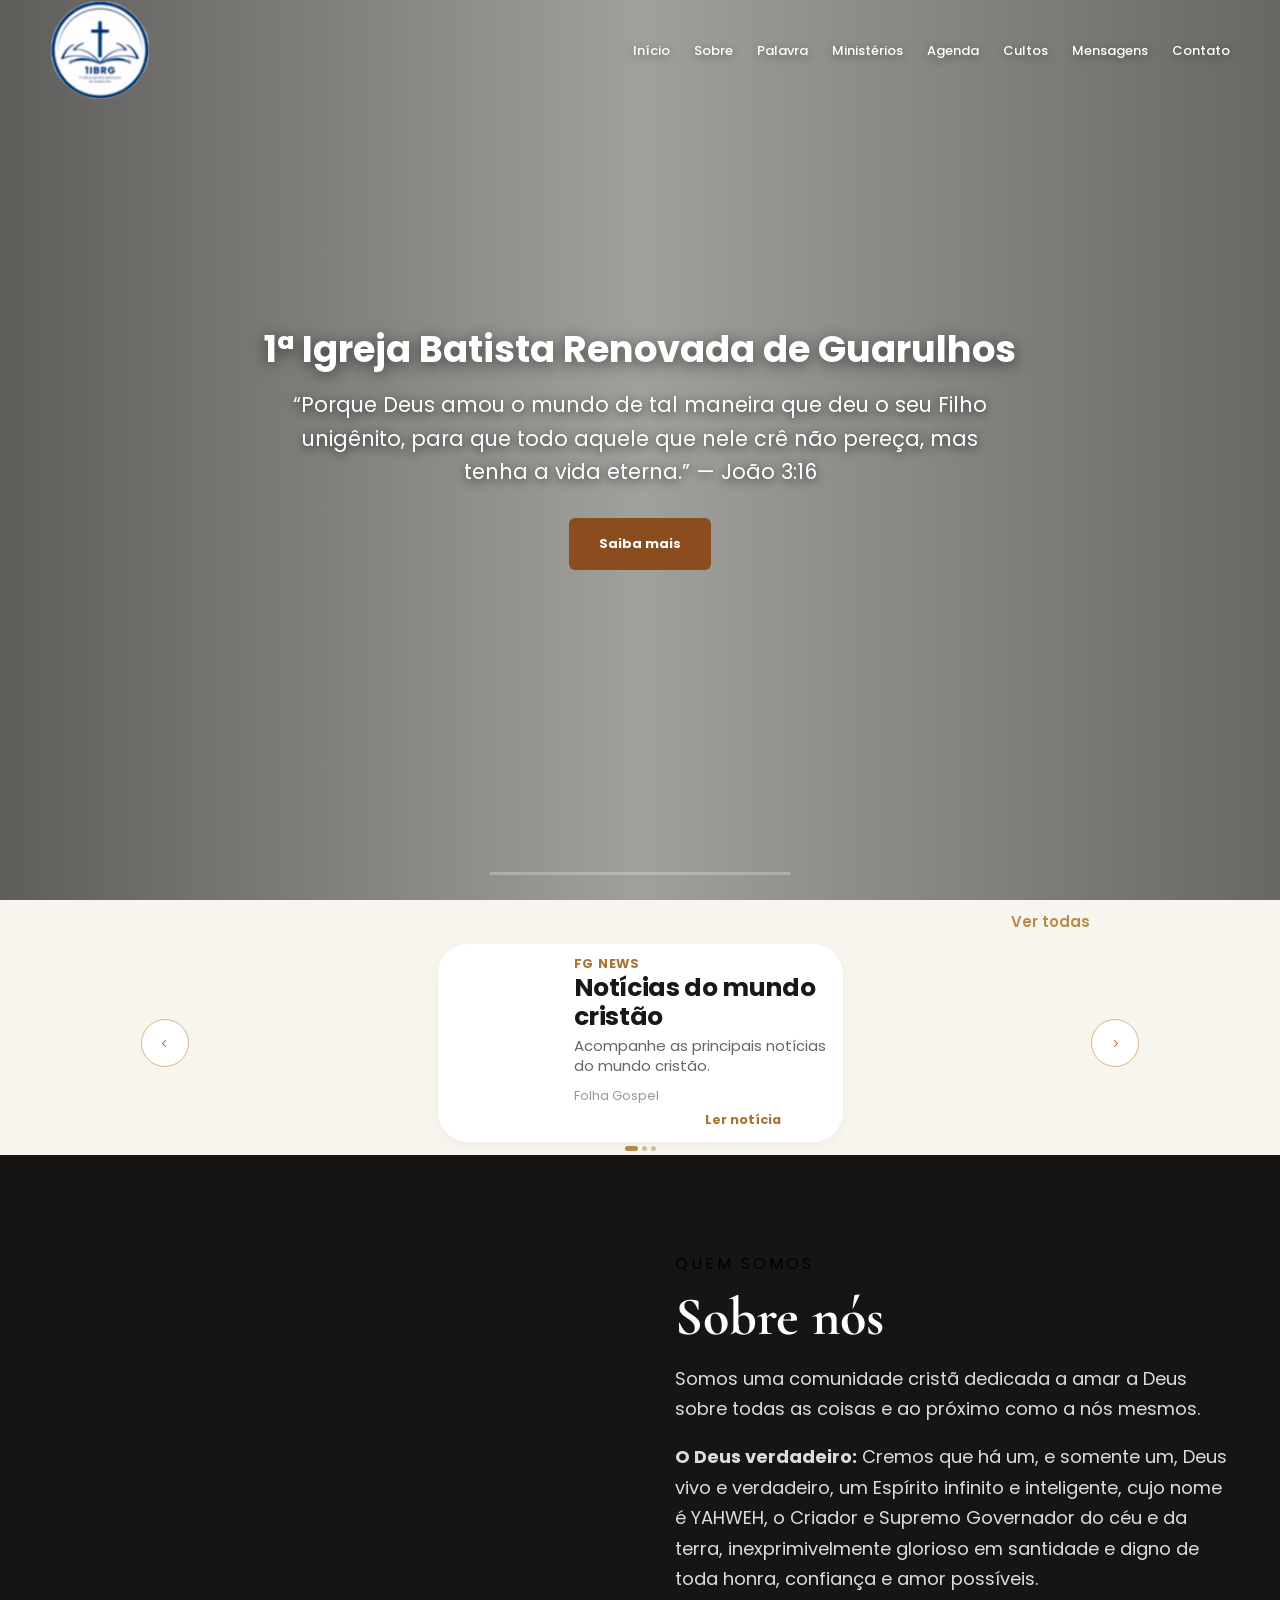
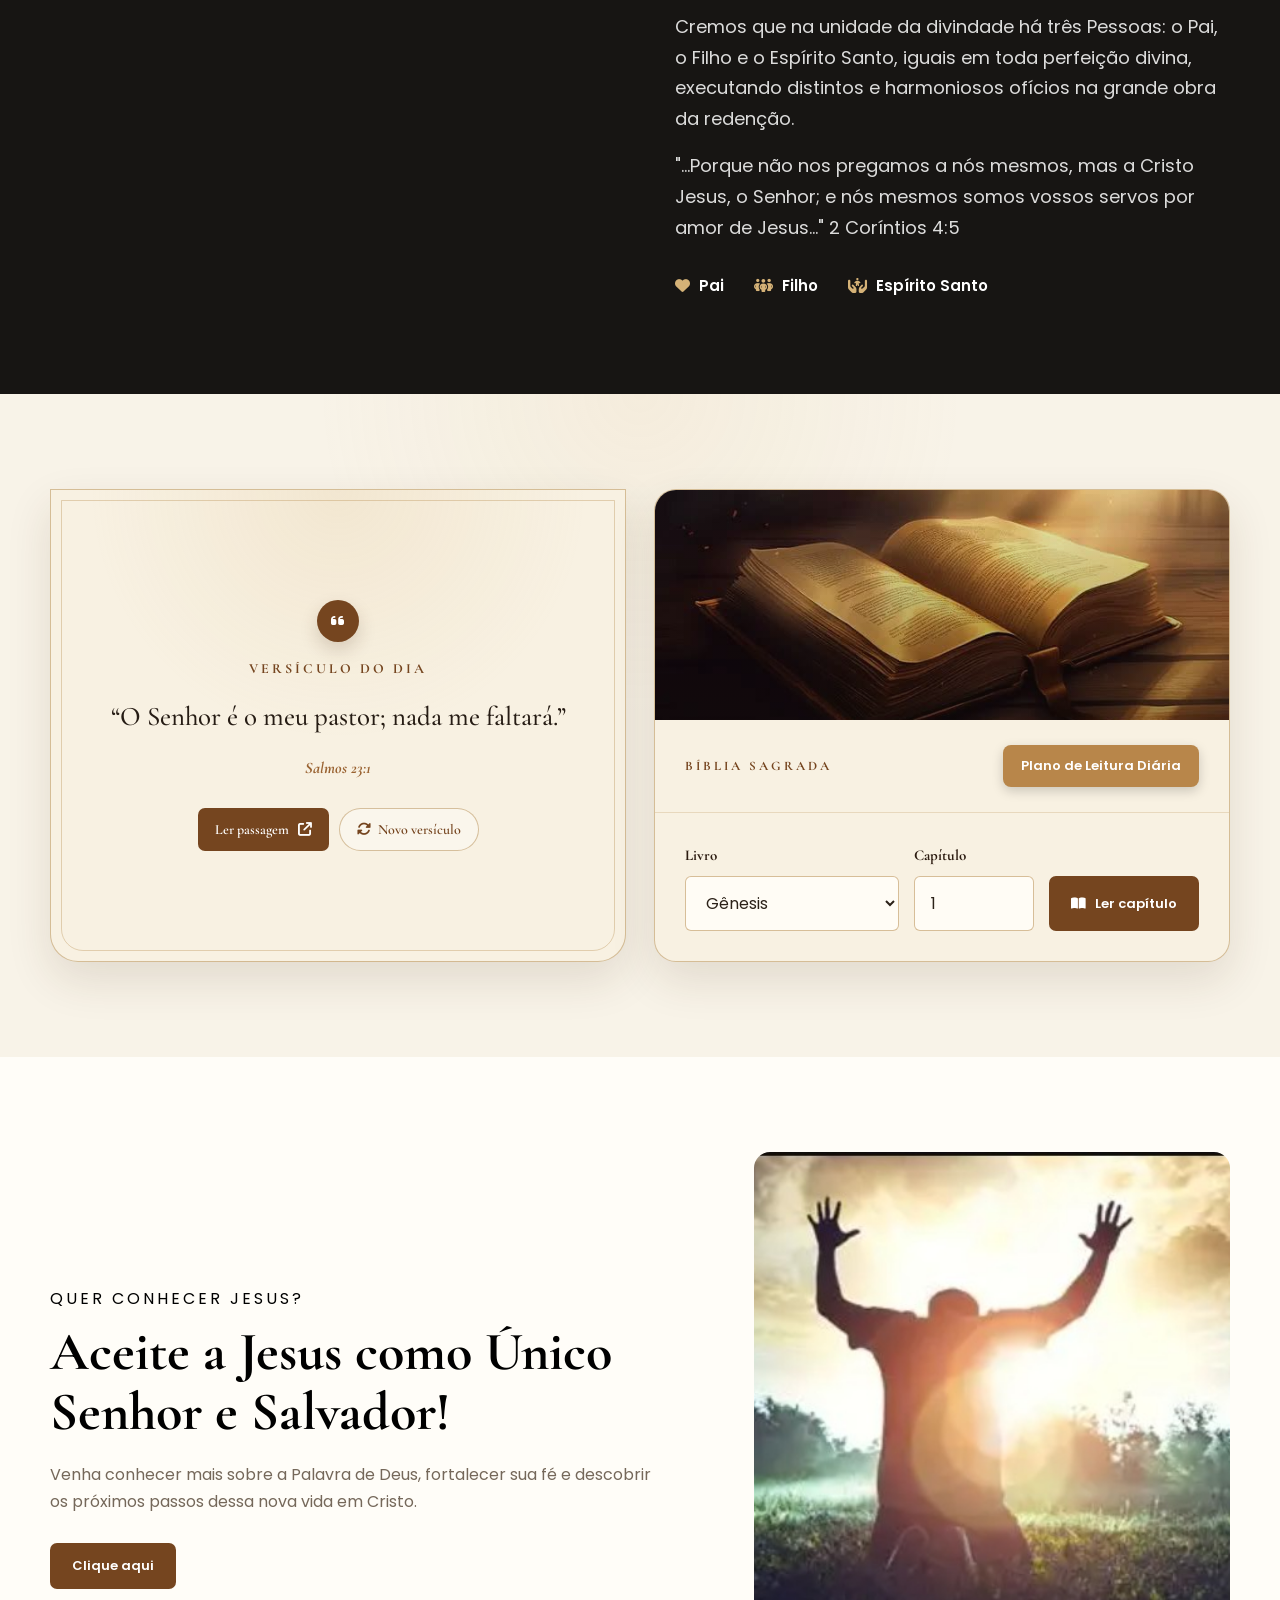
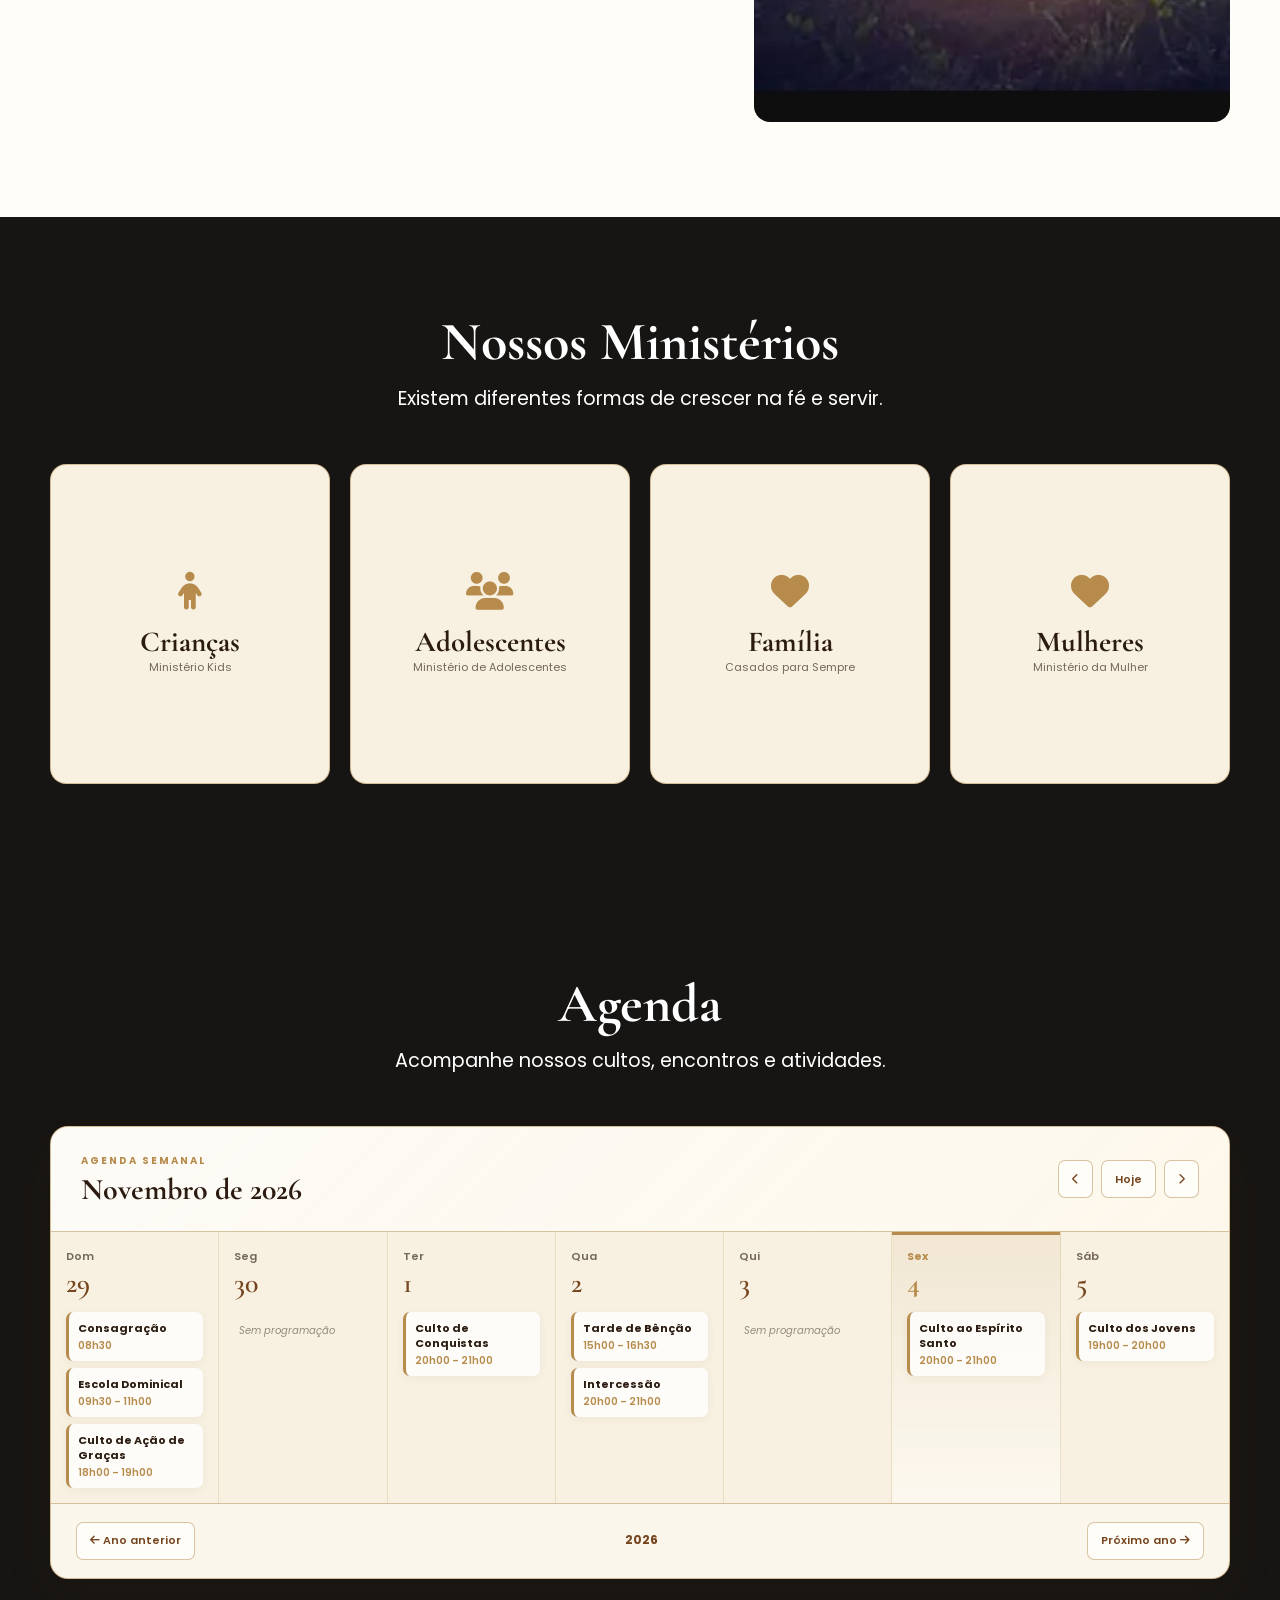
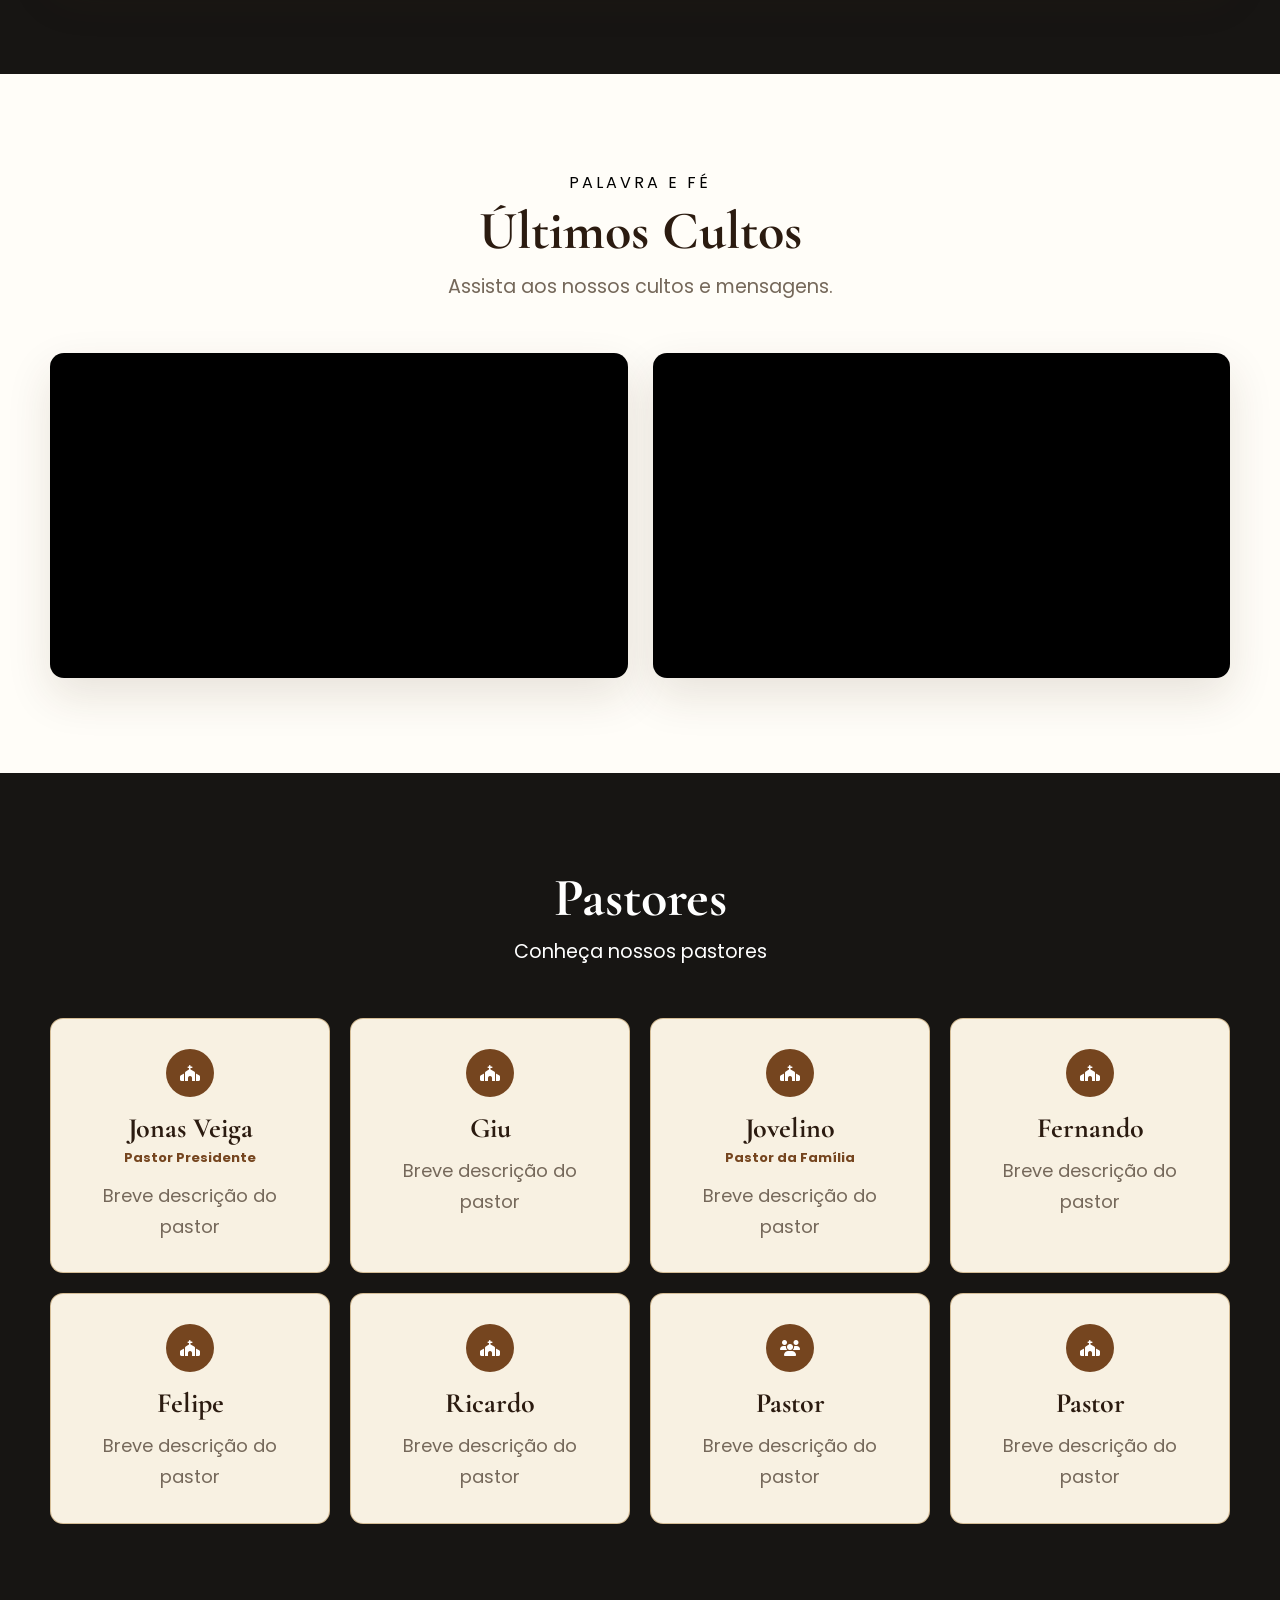
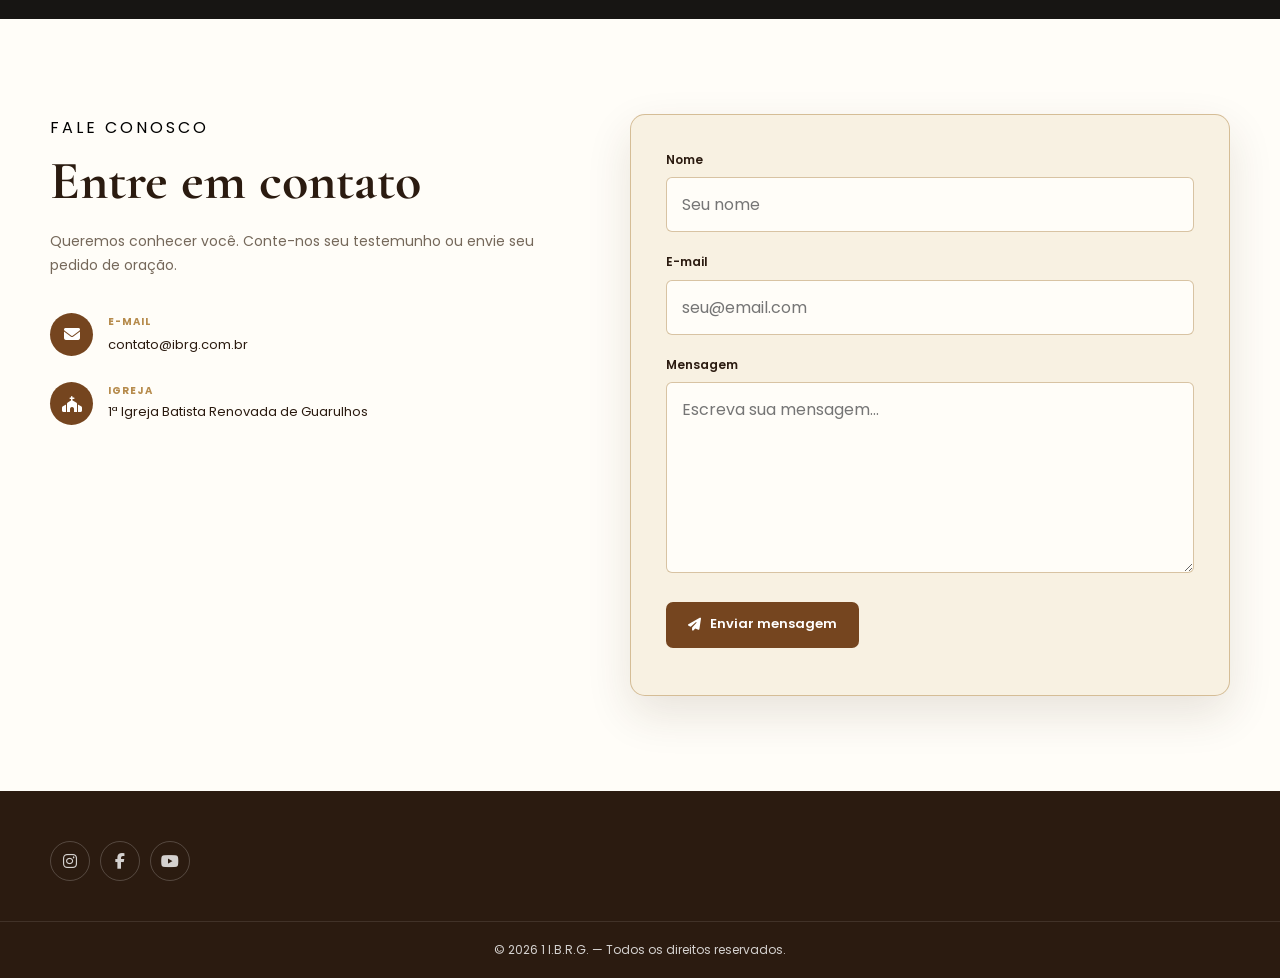
<file: index.html>
<!DOCTYPE html>
<html lang="pt-BR">
<head>
  <meta charset="UTF-8">
  <meta name="viewport" content="width=device-width, initial-scale=1">

  <meta name="description" content="1 I.B.R.G. — Uma comunidade cristã baseada no amor de Cristo.">
  <meta name="theme-color" content="#17110c">
  <meta name="robots" content="index, follow">

  <title>1 I.B.R.G. | Igreja</title>

  <link rel="preconnect" href="https://fonts.googleapis.com">
  <link rel="preconnect" href="https://fonts.gstatic.com" crossorigin>
  <link href="https://fonts.googleapis.com/css2?family=Poppins:wght@300;400;500;600;700&display=swap" rel="stylesheet">

  <link rel="stylesheet" href="https://cdnjs.cloudflare.com/ajax/libs/font-awesome/6.5.2/css/all.min.css">
  <link rel="stylesheet" href="assets/css/style.css">
</head>

<body>

  <div class="welcome-bar" id="welcomeBar">
    JESUS CRISTO É O SENHOR!
  </div>

  <header class="header">
    <div class="container nav-container">

      <a href="#inicio" class="logo-link" aria-label="Página inicial">
        <img src="assets/images/logo.png" class="logo" alt="1 I.B.R.G.">
      </a>

      <nav class="navigation" id="navigation" aria-label="Navegação principal">
        <ul>
          <li><a href="#inicio">Início</a></li>
          <li><a href="#sobre">Sobre</a></li>
          <li><a href="#biblia">Palavra</a></li>
          <li><a href="#ministerios">Ministérios</a></li>
          <li><a href="#eventos">Agenda</a></li>
          <li><a href="#cultos">Cultos</a></li>
          <li><a href="#mensagens">Mensagens</a></li>
          <li><a href="#contato">Contato</a></li>
        </ul>
      </nav>

      <button
        class="menu-toggle"
        id="menuToggle"
        type="button"
        aria-label="Abrir menu"
        aria-expanded="false"
        aria-controls="navigation"
      >
        <i class="fa-solid fa-bars" aria-hidden="true"></i>
      </button>

    </div>
  </header>

  <main>

    <!-- HERO / SLIDER -->
    <section
      class="hero-video"
      id="inicio"
      aria-label="Apresentação da igreja"
    >

      <div class="video-background">

        <video
          class="hero-video-item active"
          id="heroVideo1"
          muted
          playsinline
          preload="auto"
          autoplay
        >
          <source src="assets/videos/2.mp4" type="video/mp4">
        </video>

        <video
          class="hero-video-item"
          id="heroVideo2"
          muted
          playsinline
          preload="metadata"
        >
          <source src="assets/videos/3.mp4" type="video/mp4">
        </video>

        <video
          class="hero-video-item"
          id="heroVideo3"
          muted
          playsinline
          preload="metadata"
        >
          <source src="assets/videos/1.mp4" type="video/mp4">
        </video>

        <div class="video-overlay"></div>

      </div>

      <div class="hero-video-content">

        <h1>
          1ª Igreja Batista Renovada de Guarulhos
        </h1>

        <p>
          “Porque Deus amou o mundo de tal maneira que deu o seu Filho
          unigênito, para que todo aquele que nele crê não pereça, mas tenha
          a vida eterna.” — João 3:16
        </p>

        <a href="#sobre" class="button">
          Saiba mais
        </a>

      </div>

      <div class="video-indicator">
        <span class="video-progress"></span>
      </div>

    </section>


    <!-- NOTÍCIAS -->
    <section class="fg-news" aria-label="Notícias">

      <div class="fg-header">

        <a
          href="https://folhagospel.com/c/fg-news/"
          target="_blank"
          rel="noopener noreferrer"
        >
          Ver todas
        </a>

      </div>

      <div class="fg-slider">

        <button
          class="fg-prev"
          id="fgPrev"
          type="button"
          aria-label="Notícia anterior"
        >
          <i class="fa-solid fa-chevron-left" aria-hidden="true"></i>
        </button>

        <div id="noticia" aria-live="polite">
          <div class="fg-loading">
            Carregando notícias...
          </div>
        </div>

        <button
          class="fg-next"
          id="fgNext"
          type="button"
          aria-label="Próxima notícia"
        >
          <i class="fa-solid fa-chevron-right" aria-hidden="true"></i>
        </button>

      </div>

      <div
        id="pontos"
        class="fg-pontos"
        aria-label="Navegação das notícias"
      ></div>

    </section>


    <!-- SOBRE -->
    <section class="about section" id="sobre">

      <div class="container two-columns">

        <div class="section-image">

          <video
            class="about-video"
            id="aboutVideo"
            muted
            autoplay
            loop
            playsinline
            preload="metadata"
            width="800"
            height="600"
          >
            <source src="assets/videos/1.mp4" type="video/mp4">
            Seu navegador não suporta vídeo HTML5.
          </video>

        </div>

        <div class="content">

          <span class="section-label">
            Quem somos
          </span>

          <h2>
            Sobre nós
          </h2>

          <p>
            Somos uma comunidade cristã dedicada a amar a Deus sobre todas
            as coisas e ao próximo como a nós mesmos.
          </p>

          <p>
            <strong>O Deus verdadeiro:</strong>
            Cremos que há um, e somente um, Deus vivo e verdadeiro, um
            Espírito infinito e inteligente, cujo nome é YAHWEH, o Criador
            e Supremo Governador do céu e da terra, inexprimivelmente
            glorioso em santidade e digno de toda honra, confiança e amor
            possíveis.
          </p>

          <p>
            Cremos que na unidade da divindade há três Pessoas: o Pai,
            o Filho e o Espírito Santo, iguais em toda perfeição divina,
            executando distintos e harmoniosos ofícios na grande obra
            da redenção.
          </p>
           <p>
            "...Porque não nos pregamos a nós mesmos, mas a Cristo Jesus, o Senhor; 
            e nós mesmos somos vossos servos por amor de Jesus..."
                                                            2 Coríntios 4:5
            
          </p>

          <div class="about-features">

            <div>
              <i class="fa-solid fa-heart" aria-hidden="true"></i>
              <span>Pai</span>
            </div>

            <div>
              <i class="fa-solid fa-people-group" aria-hidden="true"></i>
              <span>Filho</span>
            </div>

            <div>
              <i
                class="fa-solid fa-hands-holding-child"
                aria-hidden="true"
              ></i>
              <span>Espírito Santo</span>
            </div>

          </div>

        </div>

      </div>

    </section>


    <!-- BÍBLIA -->
    <section class="bible section" id="biblia">

      <div class="container">

        <!-- DEVOCIONAL -->
        <section class="devotional-block" id="devocional">

          <article class="verse-card">

            <div class="verse-icon">
              <i class="fa-solid fa-quote-left" aria-hidden="true"></i>
            </div>

            <span class="verse-label">
              Versículo do dia
            </span>

            <blockquote id="dailyVerse">
              Carregando versículo...
            </blockquote>

            <strong id="verseReference">
              João 3:16
            </strong>

            <div class="verse-actions">

              <a
                id="verseLink"
                href="https://www.bible.com/pt/bible"
                target="_blank"
                rel="noopener noreferrer"
                class="button"
              >
                Ler passagem
                <i
                  class="fa-solid fa-arrow-up-right-from-square"
                  aria-hidden="true"
                ></i>
              </a>

              <button
                class="verse-refresh"
                id="newVerse"
                type="button"
              >
                <i class="fa-solid fa-rotate" aria-hidden="true"></i>
                Novo versículo
              </button>

            </div>

          </article>

        </section>


        <!-- LEITURA BÍBLICA -->
        <section
          class="reading-block"
          id="leitura-biblica"
        >

          <article class="reader-card">

            <div class="bible-card-image">

              <img
                src="assets/images/biblia 2.jpeg"
                alt="Bíblia Sagrada aberta"
                loading="lazy"
              >

            </div>

            <div class="reader-header">

              <div>
                <span class="verse-label">
                  BÍBLIA SAGRADA
                </span>
              </div>

              <a
href="assets/paginas/plano_de_leitura/index.html"
                target="_blank"
                rel="noopener noreferrer"
class="bible-open-button"

<i class="fa-solid fa-book-open" aria-hidden="true"></i>
Plano de Leitura Diária
</a>

            </div>

            <div class="reader-controls">

              <div class="reader-field">

                <label for="bookSelect">
                  Livro
                </label>

                <select
                  id="bookSelect"
                  name="book"
                >

                  <option value="GEN">Gênesis</option>
                  <option value="EXO">Êxodo</option>
                  <option value="LEV">Levítico</option>
                  <option value="NUM">Números</option>
                  <option value="DEU">Deuteronômio</option>
                  <option value="JOS">Josué</option>
                  <option value="JDG">Juízes</option>
                  <option value="RUT">Rute</option>
                  <option value="1SA">1 Samuel</option>
                  <option value="2SA">2 Samuel</option>
                  <option value="1KI">1 Reis</option>
                  <option value="2KI">2 Reis</option>
                  <option value="1CH">1 Crônicas</option>
                  <option value="2CH">2 Crônicas</option>
                  <option value="EZR">Esdras</option>
                  <option value="NEH">Neemias</option>
                  <option value="EST">Ester</option>
                  <option value="JOB">Jó</option>
                  <option value="PSA">Salmos</option>
                  <option value="PRO">Provérbios</option>
                  <option value="ECC">Eclesiastes</option>
                  <option value="SNG">Cânticos</option>
                  <option value="ISA">Isaías</option>
                  <option value="JER">Jeremias</option>
                  <option value="LAM">Lamentações</option>
                  <option value="EZK">Ezequiel</option>
                  <option value="DAN">Daniel</option>
                  <option value="HOS">Oseias</option>
                  <option value="JOL">Joel</option>
                  <option value="AMO">Amós</option>
                  <option value="OBA">Obadias</option>
                  <option value="JON">Jonas</option>
                  <option value="MIC">Miqueias</option>
                  <option value="NAH">Naum</option>
                  <option value="HAB">Habacuque</option>
                  <option value="ZEP">Sofonias</option>
                  <option value="HAG">Ageu</option>
                  <option value="ZEC">Zacarias</option>
                  <option value="MAL">Malaquias</option>
                  <option value="MAT">Mateus</option>
                  <option value="MAR">Marcos</option>
                  <option value="LUK">Lucas</option>
                  <option value="JHN">João</option>
                  <option value="ACT">Atos</option>
                  <option value="ROM">Romanos</option>
                  <option value="1CO">1 Coríntios</option>
                  <option value="2CO">2 Coríntios</option>
                  <option value="GAL">Gálatas</option>
                  <option value="EPH">Efésios</option>
                  <option value="PHP">Filipenses</option>
                  <option value="COL">Colossenses</option>
                  <option value="1TH">1 Tessalonicenses</option>
                  <option value="2TH">2 Tessalonicenses</option>
                  <option value="1TI">1 Timóteo</option>
                  <option value="2TI">2 Timóteo</option>
                  <option value="TIT">Tito</option>
                  <option value="PHM">Filemom</option>
                  <option value="HEB">Hebreus</option>
                  <option value="JAS">Tiago</option>
                  <option value="1PE">1 Pedro</option>
                  <option value="2PE">2 Pedro</option>
                  <option value="1JN">1 João</option>
                  <option value="2JN">2 João</option>
                  <option value="3JN">3 João</option>
                  <option value="JUD">Judas</option>
                  <option value="REV">Apocalipse</option>

                </select>

              </div>


              <div class="reader-field chapter-field">

                <label for="chapterInput">
                  Capítulo
                </label>

                <input
                  id="chapterInput"
                  name="chapter"
                  type="number"
                  min="1"
                  value="1"
                  inputmode="numeric"
                >

              </div>


              <button
                id="readChapter"
                class="button"
                type="button"
              >
                <i
                  class="fa-solid fa-book-open"
                  aria-hidden="true"
                ></i>
                Ler capítulo
              </button>

            </div>

          </article>


          <!-- LEITOR -->
          <article
            class="bible-reader"
            id="bibleReader"
            hidden
          >

            <div class="bible-reader-header">

              <div>

                <span class="verse-label">
                  Sua leitura
                </span>

                <h3 id="readerTitle">
                  Gênesis 1
                </h3>

              </div>

              <button
                id="closeReader"
                type="button"
                aria-label="Fechar leitura"
              >
                <i
                  class="fa-solid fa-xmark"
                  aria-hidden="true"
                ></i>
              </button>

            </div>


            <div
              class="bible-reader-content"
              id="readerResult"
              aria-live="polite"
            >
              <p>
                Escolha um livro e um capítulo.
              </p>
            </div>


            <div class="bible-reader-footer">

              <a
                id="externalChapterLink"
                href="https://www.bible.com/pt/bible"
                target="_blank"
                rel="noopener noreferrer"
                class="external-reading"
              >
                Abrir no Bible.com
                <i
                  class="fa-solid fa-arrow-up-right-from-square"
                  aria-hidden="true"
                ></i>
              </a>

            </div>

          </article>

        </section>

      </div>

    </section>


    <!-- NOVOS CRISTÃOS -->
    <section
      class="hospitality section"
      id="hospitalidade"
    >

      <div class="container hospitality-container">

        <div class="hospitality-text">

          <span class="section-label">
            Quer conhecer Jesus?
          </span>

          <h2>
            Aceite a Jesus como Único Senhor e Salvador!
          </h2>

          <p>
            Venha conhecer mais sobre a Palavra de Deus, fortalecer sua fé
            e descobrir os próximos passos dessa nova vida em Cristo.
          </p>

          <a
            href="assets/paginas/novoscristaos/novoscristaos.html"
            class="button"
          >
            Clique aqui
          </a>

        </div>


        <div class="hospitality-image flip-card">

          <div class="flip-inner">

            <div class="flip-front">

              <img
                src="assets/images/orando.jpg"
                alt="Equipe de hospitalidade"
                loading="lazy"
                width="800"
                height="1000"
              >

            </div>


            <div class="flip-back">

              <i
                class="fa-solid fa-handshake"
                aria-hidden="true"
              ></i>

              <h3>

                <a
                  href="assets/paginas/novoscristaos/novoscristaos.html"
                  class="button"
                >
                  Eu aceito a Jesus!
                </a>

              </h3>

              <p>
                Jesus te ama e quer cuidar de você!
              </p>

            </div>

          </div>

        </div>

      </div>

    </section>


    <!-- MINISTÉRIOS -->
    <section
      class="ministries section"
      id="ministerios"
    >

      <div class="container">

        <div class="section-heading ministerios-heading">

          <h2 class="title">
            Nossos Ministérios
          </h2>

          <p>
            Existem diferentes formas de crescer na fé e servir.
          </p>

        </div>


        <div class="flip-grid">

          <!-- CRIANÇAS -->
          <article class="flip-card">

            <div class="flip-inner">

              <div class="flip-front">

                <i
                  class="fa-solid fa-child"
                  aria-hidden="true"
                ></i>

                <h3>
                  Crianças
                </h3>

                <span>
                  Ministério Kids
                </span>

              </div>


              <div class="flip-back">

                <i
                  class="fa-solid fa-child"
                  aria-hidden="true"
                ></i>

                <h3>
                  Kids Ministry
                </h3>

                <p>
                  Um ambiente seguro para crianças aprenderem sobre Deus
                  de forma divertida e acolhedora.
                </p>

                <a
                  href="assets/images/1.jpeg"
                  target="_blank"
                  rel="noopener noreferrer"
                >
                  Saiba mais
                </a>

              </div>

            </div>

          </article>


          <!-- ADOLESCENTES -->
          <article class="flip-card">

            <div class="flip-inner">

              <div class="flip-front">

                <i
                  class="fa-solid fa-users"
                  aria-hidden="true"
                ></i>

                <h3>
                  Adolescentes
                </h3>

                <span>
                  Ministério de Adolescentes
                </span>

              </div>


              <div class="flip-back">

                <i
                  class="fa-solid fa-users"
                  aria-hidden="true"
                ></i>

                <h3>
                  Ministério de Adolescentes
                </h3>

                <p>
                  Adolescentes crescendo na fé, na comunhão e no conhecimento
                  da Palavra.
                </p>

                <a
                  href="assets/images/2.jpeg"
                  target="_blank"
                  rel="noopener noreferrer"
                >
                  Saiba mais
                </a>

              </div>

            </div>

          </article>


          <!-- FAMÍLIA -->
          <article class="flip-card">

            <div class="flip-inner">

              <div class="flip-front">

                <i
                  class="fa-solid fa-heart"
                  aria-hidden="true"
                ></i>

                <h3>
                  Família
                </h3>

                <span>
                  Casados para Sempre
                </span>

              </div>


              <div class="flip-back">

                <i
                  class="fa-solid fa-heart"
                  aria-hidden="true"
                ></i>

                <h3>
                  Ministério da Família
                </h3>

                <p>
                  Fortalecendo a vida conjugal e familiar por meio dos
                  princípios de Cristo.
                </p>

                <a
                  href="assets/images/3.jpeg"
                  target="_blank"
                  rel="noopener noreferrer"
                >
                  Saiba mais
                </a>

              </div>

            </div>

          </article>


          <!-- MULHERES -->
          <article class="flip-card">

            <div class="flip-inner">

              <div class="flip-front">

                <i
                  class="fa-solid fa-heart"
                  aria-hidden="true"
                ></i>

                <h3>
                  Mulheres
                </h3>

                <span>
                  Ministério da Mulher
                </span>

              </div>


              <div class="flip-back">

                <i
                  class="fa-solid fa-heart"
                  aria-hidden="true"
                ></i>

                <h3>
                  Ministério da Mulher
                </h3>

                <p>
                  Mulheres crescendo juntas em Cristo, comunhão, oração
                  e serviço.
                </p>

                <a
                  href="assets/images/3.jpeg"
                  target="_blank"
                  rel="noopener noreferrer"
                >
                  Saiba mais
                </a>

              </div>

            </div>

          </article>

        </div>

      </div>

    </section>


    <!-- AGENDA -->
    <section
      class="events section"
      id="eventos"
    >

      <div class="container">

        <div class="section-heading">

          <h2 class="title">
            Agenda
          </h2>

          <p>
            Acompanhe nossos cultos, encontros e atividades.
          </p>

        </div>


        <div class="church-calendar">

          <div class="calendar-top">

            <div>

              <span class="calendar-label">
                Agenda semanal
              </span>

              <h3 id="calendarMonth">
                Agosto de 2026
              </h3>

            </div>


            <div class="calendar-actions">

              <button
                id="prevWeek"
                type="button"
                aria-label="Semana anterior"
              >
                <i
                  class="fa-solid fa-chevron-left"
                  aria-hidden="true"
                ></i>
              </button>

              <button
                id="todayWeek"
                type="button"
              >
                Hoje
              </button>

              <button
                id="nextWeek"
                type="button"
                aria-label="Próxima semana"
              >
                <i
                  class="fa-solid fa-chevron-right"
                  aria-hidden="true"
                ></i>
              </button>

            </div>

          </div>


          <div class="calendar-week-wrapper">

            <div class="calendar-week">

              <div class="calendar-day">
                <span class="day-name">Dom</span>
                <strong class="day-number"></strong>
                <div class="day-events"></div>
              </div>

              <div class="calendar-day">
                <span class="day-name">Seg</span>
                <strong class="day-number"></strong>
                <div class="day-events"></div>
              </div>

              <div class="calendar-day">
                <span class="day-name">Ter</span>
                <strong class="day-number"></strong>
                <div class="day-events"></div>
              </div>

              <div class="calendar-day">
                <span class="day-name">Qua</span>
                <strong class="day-number"></strong>
                <div class="day-events"></div>
              </div>

              <div class="calendar-day">
                <span class="day-name">Qui</span>
                <strong class="day-number"></strong>
                <div class="day-events"></div>
              </div>

              <div class="calendar-day">
                <span class="day-name">Sex</span>
                <strong class="day-number"></strong>
                <div class="day-events"></div>
              </div>

              <div class="calendar-day">
                <span class="day-name">Sáb</span>
                <strong class="day-number"></strong>
                <div class="day-events"></div>
              </div>

            </div>

          </div>


          <div class="calendar-footer">

            <button
              id="prevYear"
              type="button"
            >
              <i
                class="fa-solid fa-arrow-left"
                aria-hidden="true"
              ></i>
              Ano anterior
            </button>

            <span id="calendarYear">
              2026
            </span>

            <button
              id="nextYear"
              type="button"
            >
              Próximo ano
              <i
                class="fa-solid fa-arrow-right"
                aria-hidden="true"
              ></i>
            </button>

          </div>

        </div>

      </div>

    </section>


    <!-- MENSAGENS -->
    <section
      class="messages section"
      id="mensagens"
    >

      <div class="container">

        <div class="section-heading">

          <span class="section-label">
            Palavra e fé
          </span>

          <h2 class="title">
            Últimos Cultos
          </h2>

          <p>
            Assista aos nossos cultos e mensagens.
          </p>

        </div>


        <div class="video-grid">

          <div class="video-wrapper">

            <iframe
              src="https://www.youtube.com/embed/9Gxo_H6vDcs"
              title="Culto de louvor e adoração"
              loading="lazy"
              allow="accelerometer; autoplay; clipboard-write; encrypted-media; gyroscope; picture-in-picture; web-share"
              referrerpolicy="strict-origin-when-cross-origin"
              allowfullscreen
            ></iframe>

          </div>


          <div class="video-wrapper">

            <iframe
              src="https://www.youtube.com/embed/GiiiAd2iKQE"
              title="Culto de louvor e adoração"
              loading="lazy"
              allow="accelerometer; autoplay; clipboard-write; encrypted-media; gyroscope; picture-in-picture; web-share"
              referrerpolicy="strict-origin-when-cross-origin"
              allowfullscreen
            ></iframe>

          </div>

        </div>

      </div>

    </section>


    <!-- PASTORES -->
    <section
      class="services section"
      id="pastores"
    >

      <div class="container">

        <div class="section-heading cultos-heading">

          <h2 class="title">
            Pastores
          </h2>

          <p>
            Conheça nossos pastores
          </p>

        </div>


        <div class="services-grid">

          <article class="service-card">

            <div class="service-icon">
              <i
                class="fa-solid fa-church"
                aria-hidden="true"
              ></i>
            </div>

            <h3>
              Jonas Veiga
            </h3>

            <strong>
              Pastor Presidente
            </strong>

            <p>
              Breve descrição do pastor
            </p>

          </article>


          <article class="service-card">

            <div class="service-icon">
              <i
                class="fa-solid fa-church"
                aria-hidden="true"
              ></i>
            </div>

            <h3>
              Giu
            </h3>

            <p>
              Breve descrição do pastor
            </p>

          </article>


          <article class="service-card">

            <div class="service-icon">
              <i
                class="fa-solid fa-church"
                aria-hidden="true"
              ></i>
            </div>

            <h3>
              Jovelino
            </h3>

            <strong>
              Pastor da Família
            </strong>

            <p>
              Breve descrição do pastor
            </p>

          </article>


          <article class="service-card">

            <div class="service-icon">
              <i
                class="fa-solid fa-church"
                aria-hidden="true"
              ></i>
            </div>

            <h3>
              Fernando
            </h3>

            <p>
              Breve descrição do pastor
            </p>

          </article>


          <article class="service-card">

            <div class="service-icon">
              <i
                class="fa-solid fa-church"
                aria-hidden="true"
              ></i>
            </div>

            <h3>
              Felipe
            </h3>

            <p>
              Breve descrição do pastor
            </p>

          </article>


          <article class="service-card">

            <div class="service-icon">
              <i
                class="fa-solid fa-church"
                aria-hidden="true"
              ></i>
            </div>

            <h3>
              Ricardo
            </h3>

            <p>
              Breve descrição do pastor
            </p>

          </article>


          <article class="service-card">

            <div class="service-icon">
              <i
                class="fa-solid fa-users"
                aria-hidden="true"
              ></i>
            </div>

            <h3>
              Pastor
            </h3>

            <p>
              Breve descrição do pastor
            </p>

          </article>


          <article class="service-card">

            <div class="service-icon">
              <i
                class="fa-solid fa-church"
                aria-hidden="true"
              ></i>
            </div>

            <h3>
              Pastor
            </h3>

            <p>
              Breve descrição do pastor
            </p>

          </article>

        </div>

      </div>

    </section>


    <!-- CONTATO -->
    <section
      class="contact section"
      id="contato"
    >

      <div class="container contact-container">

        <div class="contact-info">

          <span class="section-label">
            Fale conosco
          </span>

          <h2>
            Entre em contato
          </h2>

          <p>
            Queremos conhecer você. Conte-nos seu testemunho ou envie
            seu pedido de oração.
          </p>


          <div class="contact-item">

            <i
              class="fa-solid fa-envelope"
              aria-hidden="true"
            ></i>

            <div>

              <span>
                E-mail
              </span>

              <a href="mailto:contato@ibrg.com.br">
                contato@ibrg.com.br
              </a>

            </div>

          </div>


          <div class="contact-item">

            <i
              class="fa-solid fa-church"
              aria-hidden="true"
            ></i>

            <div>

              <span>
                Igreja
              </span>

              <p>
                1ª Igreja Batista Renovada de Guarulhos
              </p>

            </div>

          </div>

        </div>


        <form
          class="contact-form"
          id="contactForm"
        >

          <div class="form-group">

            <label for="name">
              Nome
            </label>

            <input
              id="name"
              name="name"
              type="text"
              placeholder="Seu nome"
              autocomplete="name"
              required
            >

          </div>


          <div class="form-group">

            <label for="email">
              E-mail
            </label>

            <input
              id="email"
              name="email"
              type="email"
              placeholder="seu@email.com"
              autocomplete="email"
              required
            >

          </div>


          <div class="form-group">

            <label for="message">
              Mensagem
            </label>

            <textarea
              id="message"
              name="message"
              rows="6"
              placeholder="Escreva sua mensagem..."
              required
            ></textarea>

          </div>


          <button
            class="button"
            type="submit"
          >

            <i
              class="fa-solid fa-paper-plane"
              aria-hidden="true"
            ></i>

            Enviar mensagem

          </button>


          <p
            class="form-message"
            id="formMessage"
            role="status"
            aria-live="polite"
          ></p>

        </form>

      </div>

    </section>

  </main>


  <!-- FOOTER -->
  <footer class="footer">

    <div class="container footer-container">

      <div class="footer-social">

        <a href="#" aria-label="Instagram">
          <i
            class="fa-brands fa-instagram"
            aria-hidden="true"
          ></i>
        </a>

        <a href="#" aria-label="Facebook">
          <i
            class="fa-brands fa-facebook-f"
            aria-hidden="true"
          ></i>
        </a>

        <a href="#" aria-label="YouTube">
          <i
            class="fa-brands fa-youtube"
            aria-hidden="true"
          ></i>
        </a>

      </div>

    </div>


    <div class="footer-bottom">

      <p>
        © <span id="year"></span>
        1 I.B.R.G. — Todos os direitos reservados.
      </p>

    </div>

  </footer>


  <script
    src="assets/js/script.js"
    defer
  ></script>

</body>
</html>
</file>
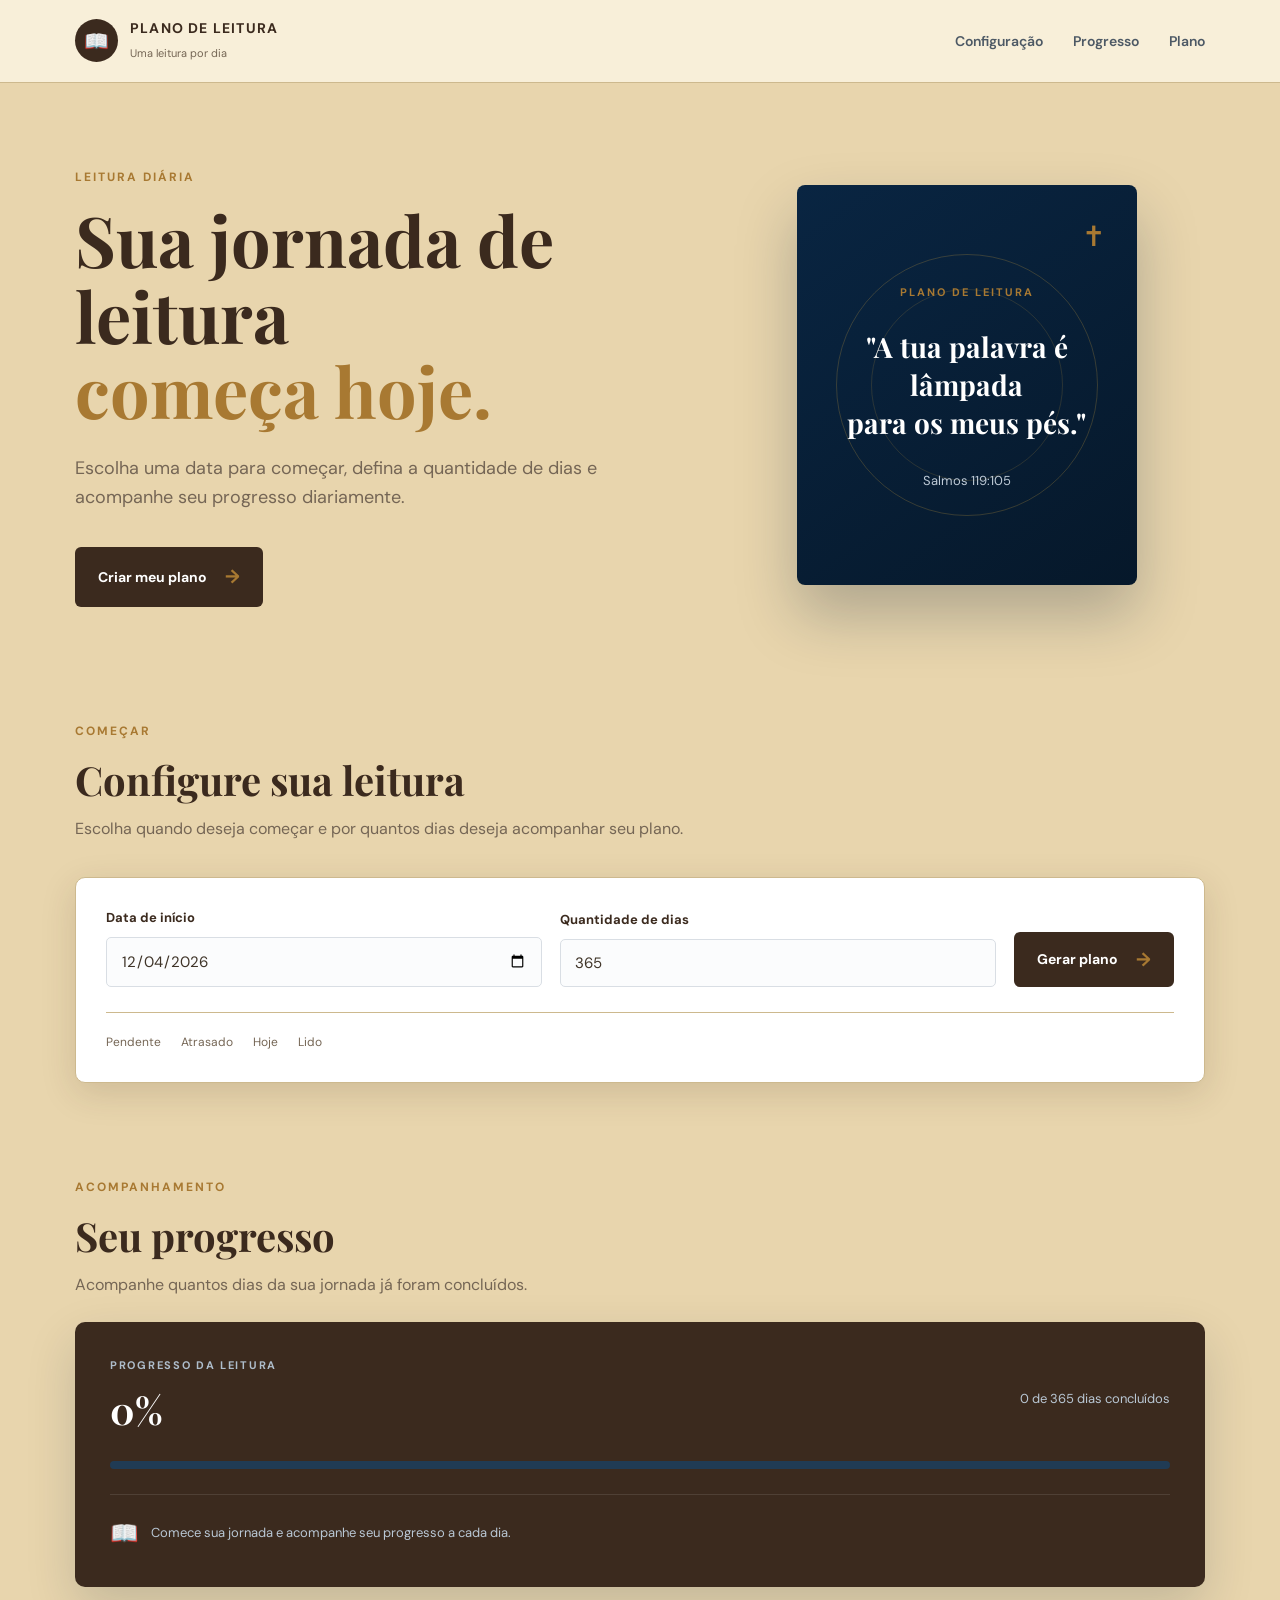
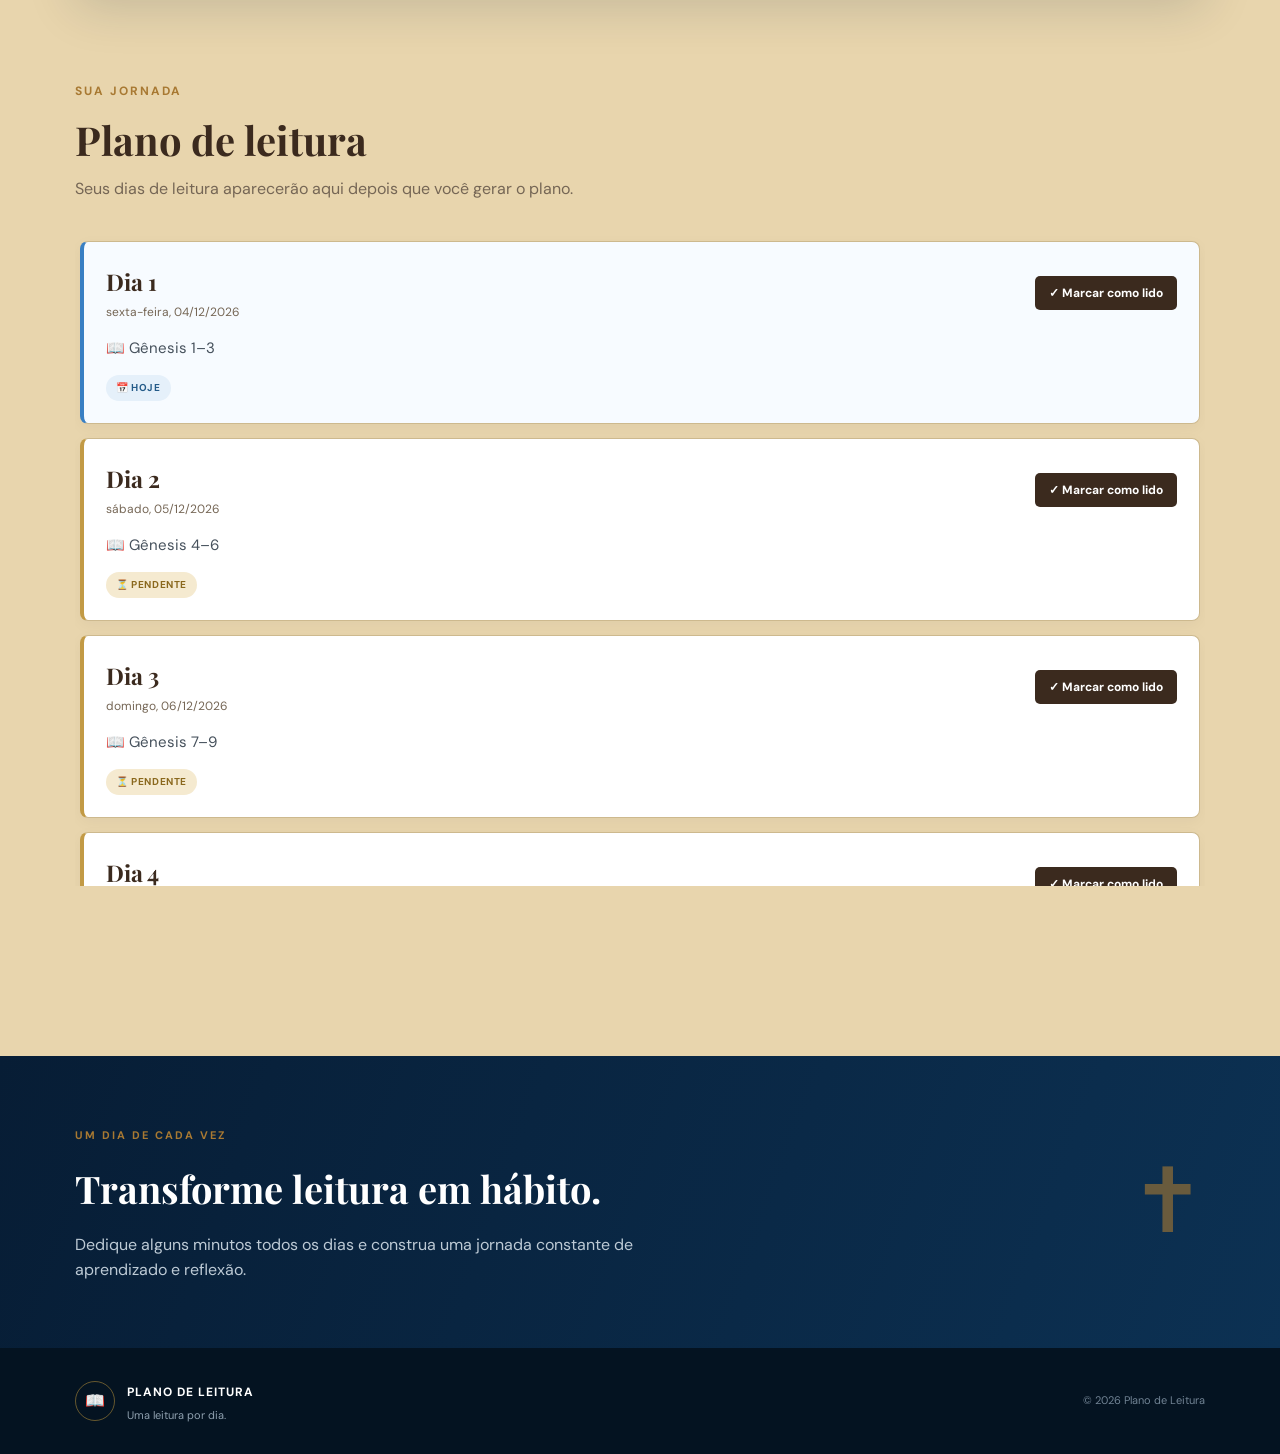
<file: assets/paginas/plano_de_leitura/index.html>
<!DOCTYPE html>
<html lang="pt-BR">

<head>
  <meta charset="UTF-8">
  <meta name="viewport" content="width=device-width, initial-scale=1.0">

  <title>Plano de Leitura</title>

  <link rel="stylesheet" href="assets/style.css">
</head>

<body>

  <!-- =========================
       HEADER
  ========================= -->

  <header class="header">

    <div class="header-container">

      <a href="#" class="logo">

        <div class="logo-icon">
          📖
        </div>

        <div>
          <strong>PLANO DE LEITURA</strong>
          <small>Uma leitura por dia</small>
        </div>

      </a>

      <nav class="nav">
        <a href="#configuracao">Configuração</a>
        <a href="#progresso">Progresso</a>
        <a href="#plano">Plano</a>
      </nav>

    </div>

  </header>


  <!-- =========================
       HERO
  ========================= -->

  <section class="hero">

    <div class="hero-content">

      <span class="eyebrow">
        LEITURA DIÁRIA
      </span>

      <h1>
        Sua jornada de leitura
        <span>começa hoje.</span>
      </h1>

      <p>
        Escolha uma data para começar, defina a quantidade de dias
        e acompanhe seu progresso diariamente.
      </p>

      <a href="#configuracao" class="hero-button">
        Criar meu plano
        <span>→</span>
      </a>

    </div>


    <div class="hero-bible">

      <div class="bible-card">

        <div class="bible-cross">
          ✝
        </div>

        <div class="bible-text">

          <span>
            PLANO DE LEITURA
          </span>

          <strong>
            "A tua palavra é lâmpada<br>
            para os meus pés."
          </strong>

          <small>
            Salmos 119:105
          </small>

        </div>

      </div>

    </div>

  </section>


  <!-- =========================
       MAIN
  ========================= -->

  <main class="main">


    <!-- =========================
         CONFIGURAÇÃO
    ========================= -->

    <section class="section" id="configuracao">

      <div class="section-heading">

        <span class="section-label">
          COMEÇAR
        </span>

        <h2>
          Configure sua leitura
        </h2>

        <p>
          Escolha quando deseja começar e por quantos dias deseja
          acompanhar seu plano.
        </p>

      </div>


      <div class="config-card">

        <div class="config-grid">

          <div class="field">

            <label for="startDate">
              Data de início
            </label>

            <input
              type="date"
              id="startDate"
            >

          </div>


          <div class="field">

            <label for="totalDays">
              Quantidade de dias
            </label>

            <input
              type="number"
              id="totalDays"
              min="1"
              max="365"
              value="30"
            >

          </div>


          <button
            class="btn-primary"
            type="button"
            onclick="generatePlan()"
          >
            Gerar plano
            <span>→</span>
          </button>

        </div>


        <div class="legend">

          <span>
            <i class="dot yellow"></i>
            Pendente
          </span>

          <span>
            <i class="dot red"></i>
            Atrasado
          </span>

          <span>
            <i class="dot blue"></i>
            Hoje
          </span>

          <span>
            <i class="dot green"></i>
            Lido
          </span>

        </div>

      </div>

    </section>


    <!-- =========================
         PROGRESSO
    ========================= -->

    <section class="section" id="progresso">

      <div class="section-heading compact">

        <span class="section-label">
          ACOMPANHAMENTO
        </span>

        <h2>
          Seu progresso
        </h2>

        <p>
          Acompanhe quantos dias da sua jornada já foram concluídos.
        </p>

      </div>


      <div class="progress-card">

        <div class="progress-info">

          <div>

            <span class="progress-label">
              PROGRESSO DA LEITURA
            </span>

            <strong id="progressText">
              0%
            </strong>

          </div>


          <span
            class="progress-count"
            id="progressDetails"
          >
            0 de 0 dias concluídos
          </span>

        </div>


        <div class="progress-bar">

          <div
            class="progress-fill"
            id="progressFill"
          ></div>

        </div>


        <div class="progress-message">

          <span>
            📖
          </span>

          <p>
            Comece sua jornada e acompanhe seu progresso
            a cada dia.
          </p>

        </div>

      </div>

    </section>


    <!-- =========================
         PLANO
    ========================= -->

    <section class="section" id="plano">

      <div class="section-heading">

        <span class="section-label">
          SUA JORNADA
        </span>

        <h2>
          Plano de leitura
        </h2>

        <p>
          Seus dias de leitura aparecerão aqui depois que você
          gerar o plano.
        </p>

      </div>


      <div id="plan" class="plan">

        <div class="empty">

          <div class="empty-icon">
            📖
          </div>

          <h3>
            Seu plano está esperando por você
          </h3>

          <p>
            Escolha uma data de início e a quantidade de dias
            para criar sua jornada de leitura.
          </p>

          <a href="#configuracao">
            Configurar meu plano →
          </a>

        </div>

      </div>

    </section>

  </main>


  <!-- =========================
       CTA
  ========================= -->

  <section class="cta">

    <div>

      <span>
        UM DIA DE CADA VEZ
      </span>

      <h2>
        Transforme leitura em hábito.
      </h2>

      <p>
        Dedique alguns minutos todos os dias e construa uma
        jornada constante de aprendizado e reflexão.
      </p>

    </div>


    <div class="cta-cross">
      ✝
    </div>

  </section>


  <!-- =========================
       FOOTER
  ========================= -->

  <footer class="footer">

    <div class="footer-content">

      <div class="footer-brand">

        <div class="footer-logo">
          📖
        </div>

        <div>

          <strong>
            PLANO DE LEITURA
          </strong>

          <p>
            Uma leitura por dia.
          </p>

        </div>

      </div>


      <div class="footer-copy">
        © 2026 Plano de Leitura
      </div>

    </div>

  </footer>


  <!-- =========================
       JAVASCRIPT
  ========================= -->

  <script src="assets/script.js" defer></script>

</body>

</html>
</file>
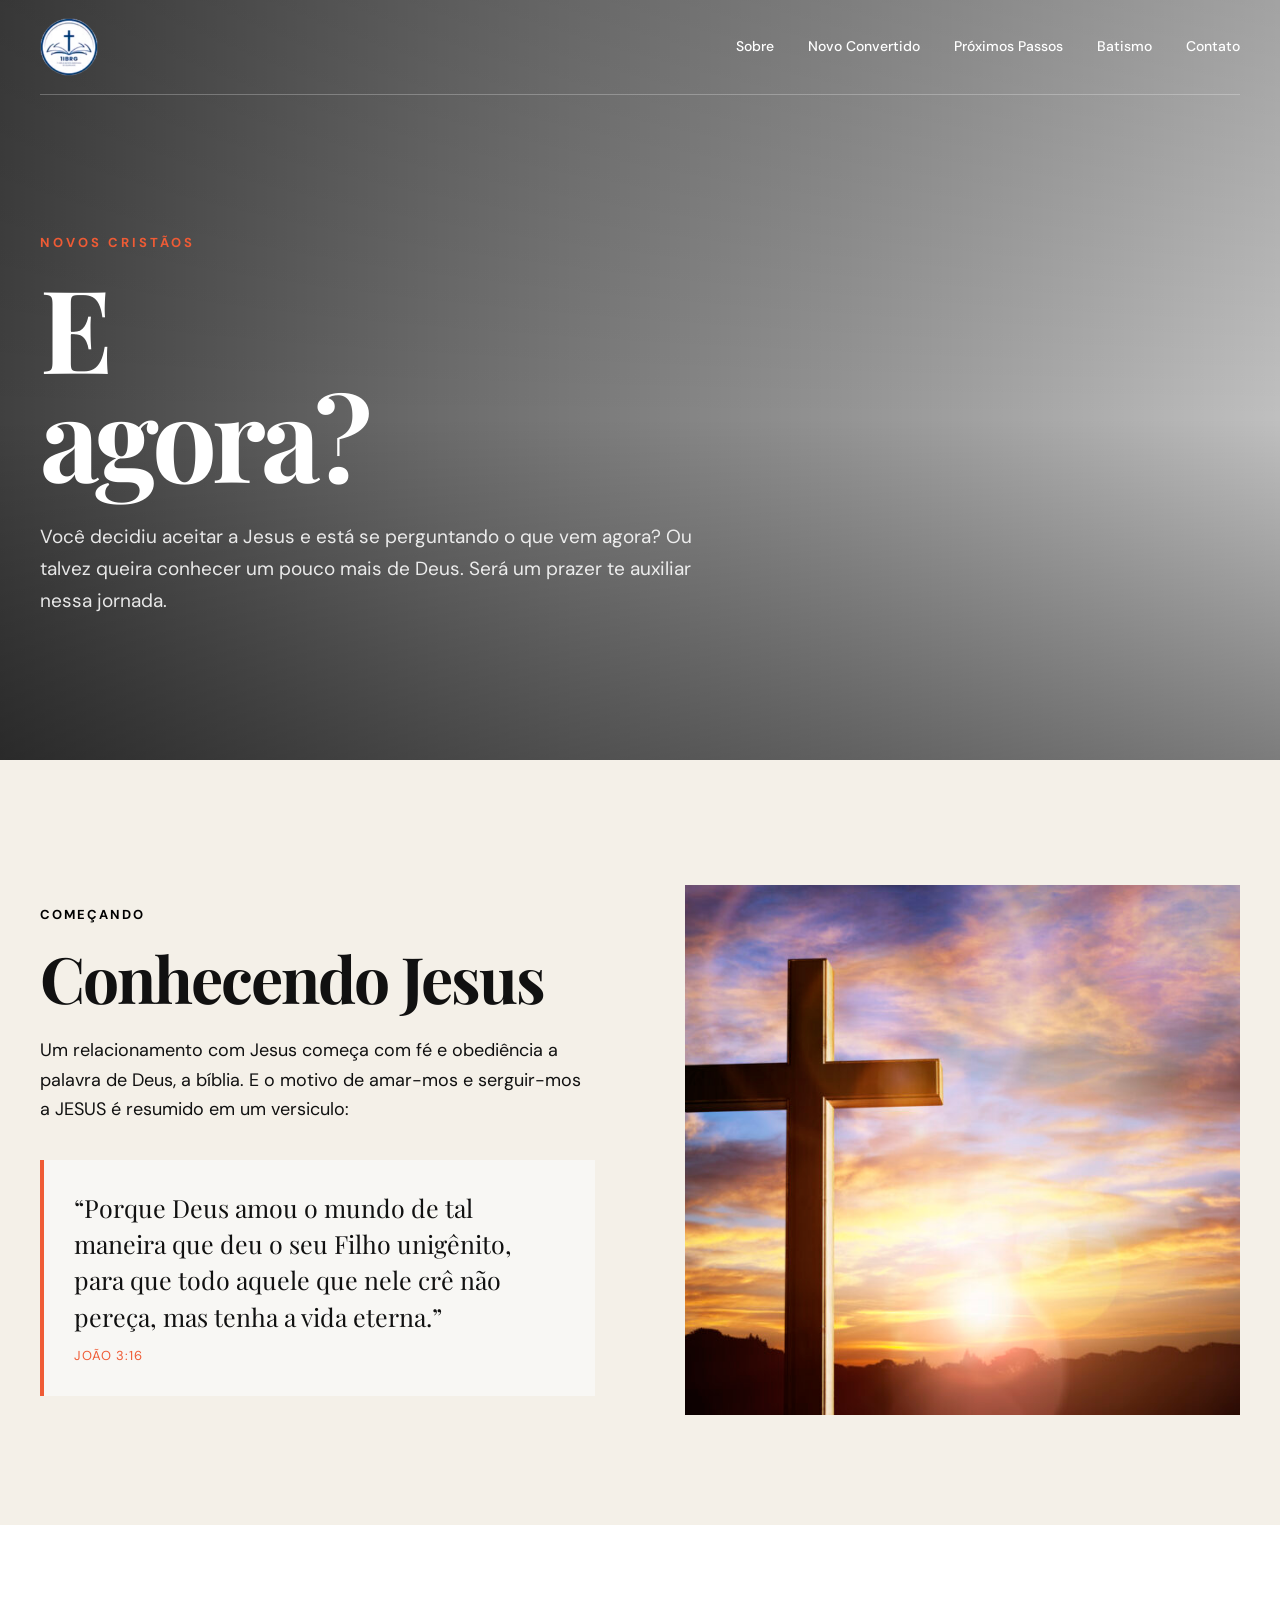
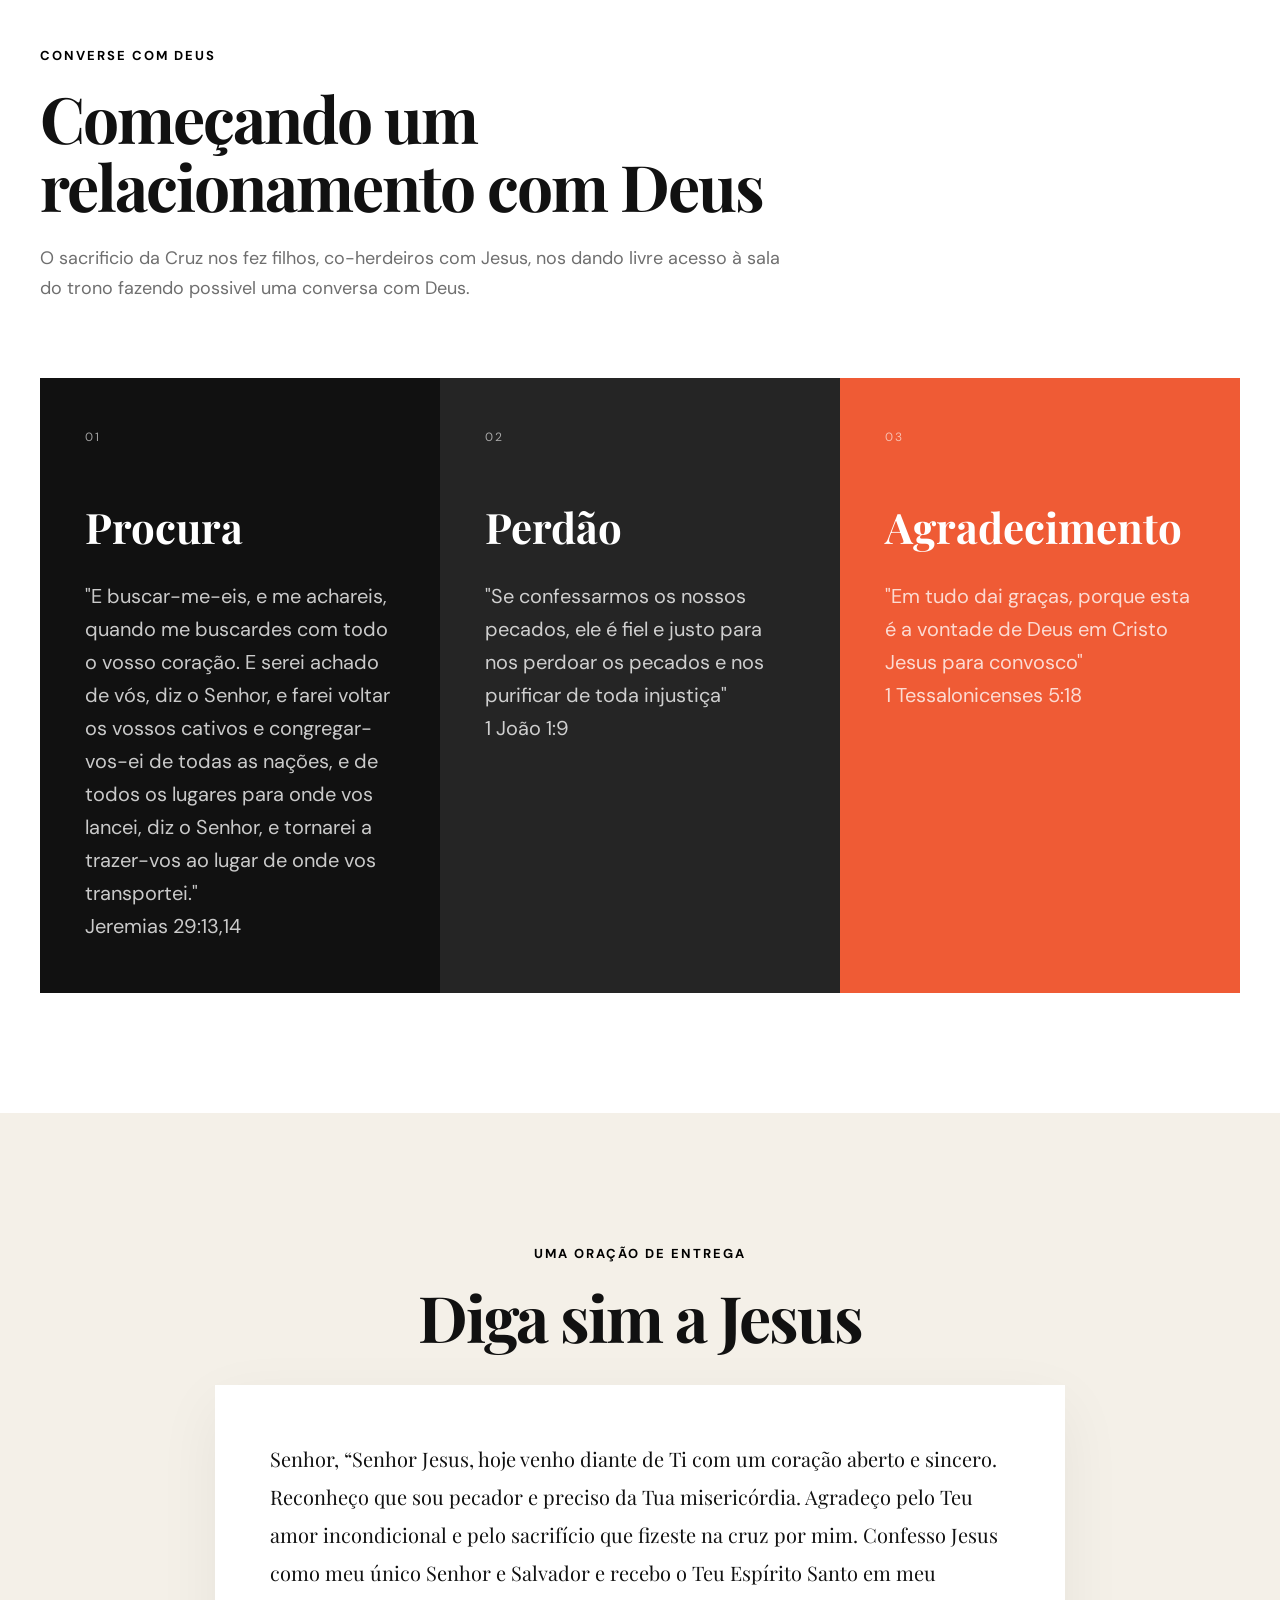
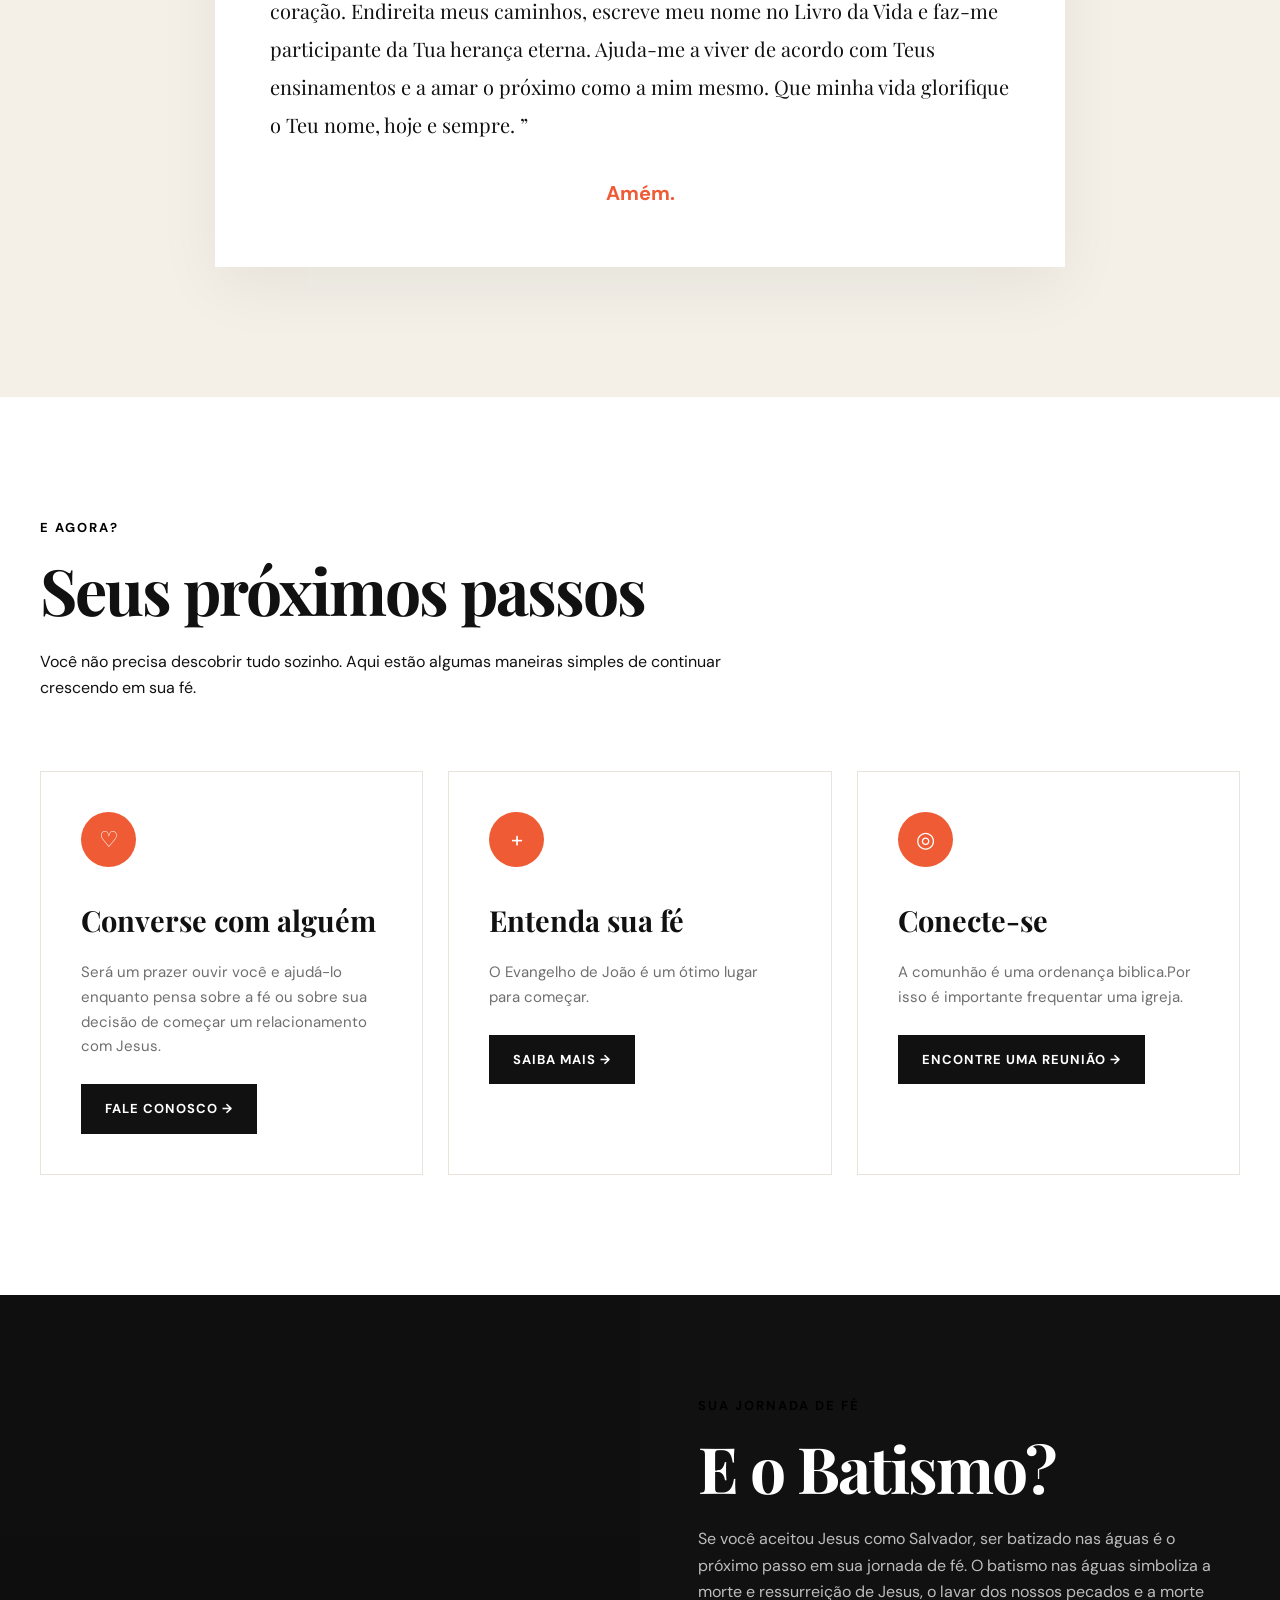
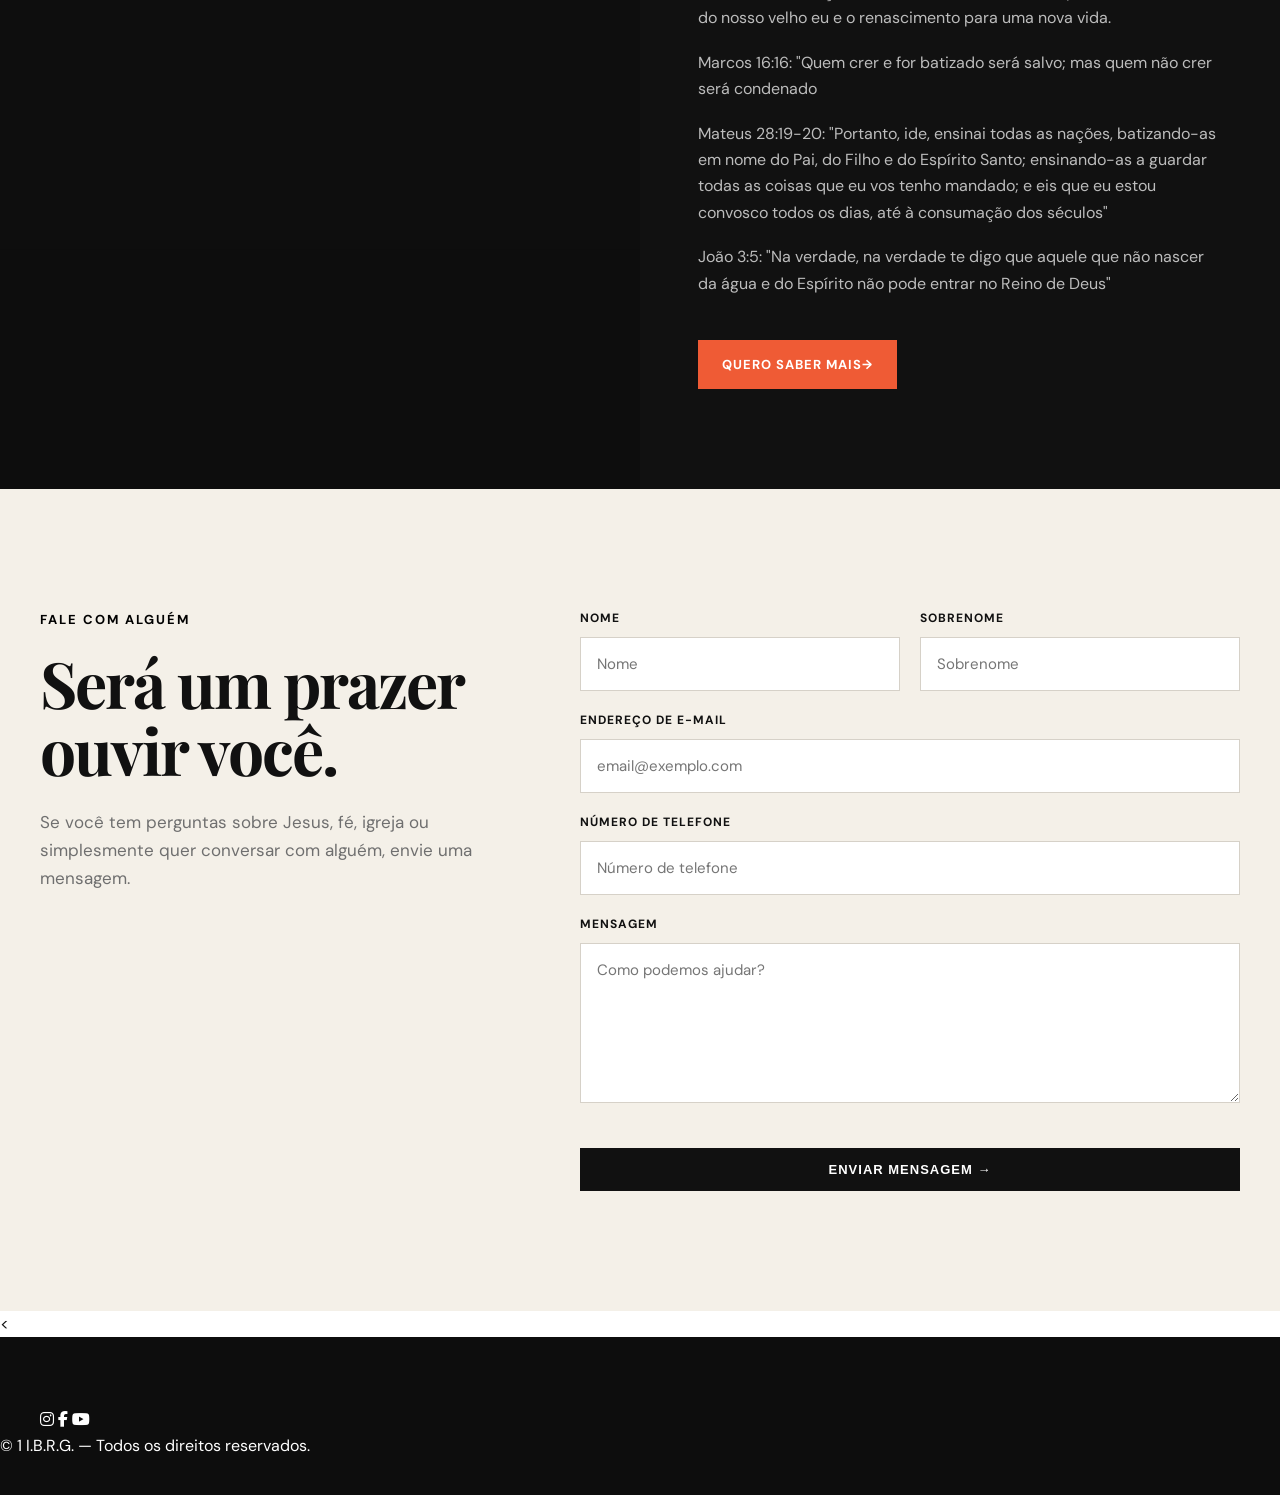
<file: assets/paginas/novoscristaos/novoscristaos.html>
<!DOCTYPE html>
<html lang="pt-BR">
<head>
  <meta charset="UTF-8" />
  <meta name="viewport" content="width=device-width, initial-scale=1.0" />

  <title>Novos Cristãos</title>
  <link rel="stylesheet"href="https://cdnjs.cloudflare.com/ajax/libs/font-awesome/6.7.2/css/all.min.css">
  <link rel="preconnect" href="https://fonts.googleapis.com">
  <link rel="preconnect" href="https://fonts.gstatic.com" crossorigin>
  <link href="https://fonts.googleapis.com/css2?family=DM+Sans:wght@400;500;600;700&family=Playfair+Display:wght@500;600;700&display=swap" rel="stylesheet">
  <link rel="stylesheet" href="style.css.css" />


</head>

<body>

  <!-- CABEÇALHO -->
  <header>
    <div class="container nav">
 <a href="#inicio" class="logo-link" aria-label="Página inicial">
        <img src="../../images/logo.png" class="logo" alt="1 I.B.R.G." width="190" height="58">
      </a>

      <nav>
        <ul class="menu" id="menu">
          <li><a href="#about">Sobre</a></li>
          <li><a href="#jesus">Novo Convertido</a></li>
          <li><a href="#next">Próximos Passos</a></li>
          <li><a href="#baptism">Batismo</a></li>
          <li><a href="#contact">Contato</a></li>
        </ul>
      </nav>

      <button class="menu-button" id="menuButton">
        ☰
      </button>

    </div>
  </header>


  <!-- DESTAQUE -->
  <section class="hero" id="about">

    <div class="container">
      <div class="hero-content">

        <div class="eyebrow">
          Novos Cristãos
        </div>

        <h1>
          E<br>
          agora?
        </h1>

        <p>
          Você decidiu aceitar a  Jesus e está se perguntando o que vem agora? 
          Ou talvez queira conhecer um pouco mais de Deus. Será um prazer te auxiliar 
          nessa jornada.
        </p>

      </div>
    </div>



  </section>


  <!-- INTRODUÇÃO -->
  <section class="intro" id="jesus">

    <div class="container two-column">

      <div>
        <div class="section-label">
          Começando
        </div>

        <h2>
          Conhecendo Jesus
        </h2>

        <p>
          Um relacionamento com Jesus começa com fé e obediência a palavra de Deus, a bíblia.
          E o motivo de amar-mos e serguir-mos a JESUS é resumido em um versiculo:
          </p>

        <div class="verse">
          “Porque Deus amou o mundo de tal maneira que deu o seu
          Filho unigênito, para que todo aquele que nele crê não
          pereça, mas tenha a vida eterna.”

          <small>João 3:16</small>
        </div>
      </div>

      <div>
        <img
          class="intro-image"
          src="../../images/cruz.jpg"
          alt="Igreja"
        >
      </div>

    </div>

  </section>


  <!-- EVANGELHO -->
  <section class="gospel">

    <div class="container">

      <div class="gospel-header">

        <div class="section-label">
          Converse com Deus
        </div>
        <h2>
          Começando um relacionamento com Deus
        </h2>
        <p>
          O sacrificio da Cruz nos fez filhos,
          co-herdeiros com Jesus, nos dando livre acesso à sala do trono
          fazendo possivel uma conversa com Deus.
        </p>

      </div>


      <div class="steps">
      <article class="step">
      <div class="number">01</div>
          
          <h3>Procura</h3>
          <p>        
          "E buscar-me-eis, e me achareis, quando me buscardes com todo o vosso coração.
          E serei achado de vós, diz o Senhor, e farei voltar os vossos cativos e 
          congregar-vos-ei de todas as nações, e de todos os lugares para onde vos lancei, 
          diz o Senhor, e tornarei a trazer-vos ao lugar de onde vos transportei."<br>
          Jeremias 29:13,14
          </p>

        </article>
        <article class="step">
        <div class="number">02</div>

          <h3>Perdão</h3>
           <p>
            "Se confessarmos os nossos pecados, ele é fiel e justo 
            para nos perdoar os pecados e nos purificar de toda injustiça"<br>
            1 João 1:9
           </p>
          

        </article>


        <article class="step">

          <div class="number">03</div>

          
          <h3>Agradecimento</h3>
          <p>
            
          "Em tudo dai graças, 
          porque esta é a vontade de Deus em Cristo Jesus para convosco"<br>
          1 Tessalonicenses 5:18
          </p>





          

        </article>

      </div>

    </div>

  </section>


  <!-- ORAÇÃO -->
  <section class="prayer">

    <div class="container">

      <div class="prayer-content">

        <div class="section-label">
          Uma Oração de entrega
        </div>

        <h2>
          Diga sim a Jesus
        </h2>

        <div class="prayer-text">

          Senhor,

          “Senhor Jesus, hoje venho diante de Ti com um coração aberto e sincero.
           Reconheço que sou pecador e preciso da Tua misericórdia.
           Agradeço pelo Teu amor incondicional e pelo sacrifício que
           fizeste na cruz por mim. Confesso Jesus como meu único Senhor e Salvador
           e recebo o Teu Espírito Santo em meu coração. Endireita meus caminhos,
           escreve meu nome no Livro da Vida e faz-me participante da Tua herança eterna.
          Ajuda-me a viver de acordo com Teus ensinamentos e a amar o próximo como a mim mesmo.
           Que minha vida glorifique o Teu nome, hoje e sempre. ”
          <div class="amen">
            Amém.
          </div>

        </div>

      </div>

    </div>

  </section>


  <!-- PRÓXIMOS PASSOS -->
  <section class="next" id="next">

    <div class="container">

      <div class="next-header">

        <div class="section-label">
          E agora?
        </div>

        <h2>
          Seus próximos passos
        </h2>

        <p>
          Você não precisa descobrir tudo sozinho.
          Aqui estão algumas maneiras simples de continuar
          crescendo em sua fé.
        </p>

      </div>


      <div class="next-grid">

        <article class="next-card">

          <div class="icon">♡</div>

          <h3>
            Converse com alguém
          </h3>

          <p>
            Será um prazer ouvir você e ajudá-lo enquanto pensa
            sobre a fé ou sobre sua decisão de começar um
            relacionamento com Jesus.
          </p>

          <a href="#contact" class="button">
            Fale conosco →
          </a>

        </article>


        <article class="next-card">

          <div class="icon">+</div>

          <h3>
            Entenda sua fé
          </h3>

          <p>
           O Evangelho de João é um ótimo lugar
            para começar.
          </p>

          <a href="#" class="button">
            Saiba mais →
          </a>

        </article>


        <article class="next-card">

          <div class="icon">◎</div>

          <h3>
            Conecte-se
          </h3>

          <p>
           A comunhão é uma ordenança biblica.Por isso 
           é importante frequentar uma igreja. 
          </p>

          <a href="#" class="button">
            Encontre uma reunião →
          </a>

        </article>

      </div>

    </div>

  </section>


  <!-- BATISMO -->
  <section class="baptism" id="baptism">

    <div class="baptism-image"></div>

    <div class="baptism-content">

      <div class="section-label">
        Sua jornada de fé
      </div>

      <h2>
        E o Batismo?
      </h2>

      <p>
        Se você aceitou Jesus como Salvador, ser batizado nas
        águas é o próximo passo em sua jornada de fé.
        O batismo nas águas simboliza a morte e ressurreição
        de Jesus, o lavar dos nossos pecados e a morte do nosso
        velho eu e o renascimento para uma nova vida.
      </p>

      <p>
         Marcos 16:16: "Quem crer e for batizado será salvo;
         mas quem não crer será condenado
      </p>

      <p>
        Mateus 28:19-20: "Portanto, ide, ensinai todas as nações, 
        batizando-as em nome do Pai, do Filho e do Espírito Santo;
        ensinando-as a guardar todas as coisas que eu vos tenho mandado;
        e eis que eu estou convosco todos os dias, até à consumação dos séculos"
      </p>

      <p>
        João 3:5: "Na verdade, na verdade te digo que aquele que não nascer da 
        água e do Espírito não pode entrar no Reino de Deus" 
      </p>

      <a href="#contact" class="button">
        Quero saber mais→
      </a>

    </div>

  </section>


  <!-- CONTATO -->
  <section class="contact" id="contact">

    <div class="container contact-grid">

      <div class="contact-info">

        <div class="section-label">
          Fale com alguém
        </div>

        <h2>
          Será um prazer ouvir você.
        </h2>

        <p>
          Se você tem perguntas sobre Jesus, fé, igreja ou
          simplesmente quer conversar com alguém, envie uma mensagem.
        </p>

      </div>


      <form id="contactForm">

        <div class="field">

          <label for="firstName">
            Nome
          </label>

          <input
            type="text"
            id="firstName"
            placeholder="Nome"
            required
          >

        </div>


        <div class="field">

          <label for="lastName">
            Sobrenome
          </label>

          <input
            type="text"
            id="lastName"
            placeholder="Sobrenome"
            required
          >

        </div>


        <div class="field full">

          <label for="email">
            Endereço de e-mail
          </label>

          <input
            type="email"
            id="email"
            placeholder="email@exemplo.com"
            required
          >

        </div>


        <div class="field full">

          <label for="phone">
            Número de telefone
          </label>

          <input
            type="tel"
            id="phone"
            placeholder="Número de telefone"
          >

        </div>


        <div class="field full">

          <label for="message">
            Mensagem
          </label>

          <textarea
            id="message"
            placeholder="Como podemos ajudar?"
          ></textarea>

        </div>


        <button type="submit" class="button">
          Enviar mensagem →
        </button>

      </form>

    </div>

  </section>


  <!-- RODAPÉ -->
  < <footer class="footer">
    <div class="container footer-container">
      <div class="footer-social">
        <a href="#" aria-label="Instagram"><i class="fa-brands fa-instagram" aria-hidden="true"></i></a>
        <a href="#" aria-label="Facebook"><i class="fa-brands fa-facebook-f" aria-hidden="true"></i></a>
        <a href="#" aria-label="YouTube"><i class="fa-brands fa-youtube" aria-hidden="true"></i></a>
      </div>
    </div>

    <div class="footer-bottom">
      <p>© <span id="year"></span> 1 I.B.R.G. — Todos os direitos reservados.</p>
    </div>
  </footer>


  <script src="../novoscristaos/script.js" defer></script>

</body>
</html>
</file>
<file: assets/css/style.css>
@import url('https://fonts.googleapis.com/css2?family=Cormorant+Garamond:wght@400;500;600;700&family=Poppins:wght@300;400;500;600;700&display=swap');

/* =========================================================
   VARIÁVEIS
   ========================================================= */

:root {
    --brown-dark: #2b1b10;
    --brown: #75451f;
    --brown-light: #9a6332;

    --gold: #b68b4c;
    --gold-light: #d5b277;

    --cream: #f8f1e2;
    --cream-light: #fffdf8;
    --cream-dark: #eee3cc;

    --text: #2b2118;
    --text-light: #75685a;

    --dark-section: #171513;

    --white: #fff;
    --black: #000;

    --border: rgba(168, 124, 59, .45);
    --border-light: rgba(182, 139, 76, .2);

    --shadow: 0 18px 45px rgba(65, 42, 20, .12);
    --shadow-hover: 0 24px 55px rgba(65, 42, 20, .18);

    --container: 1180px;
    --container-padding: 40px;

    --radius: 18px;
    --radius-small: 8px;

    --transition: .3s ease;

    --font-body: 'Poppins', sans-serif;
    --font-display: 'Cormorant Garamond', serif;
}


/* =========================================================
   RESET
   ========================================================= */

*,
*::before,
*::after {
    margin: 0;
    padding: 0;
    box-sizing: border-box;
}

html {
    scroll-behavior: smooth;
}

body {
    min-width: 320px;
    overflow-x: hidden;
    background: #f8f5ef;
    color: var(--text);
    font-family: var(--font-body);
    line-height: 1.7;
}

img,
video,
iframe {
    display: block;
    max-width: 100%;
}

img {
    height: auto;
}

button,
input,
select,
textarea {
    font: inherit;
    -webkit-tap-highlight-color: transparent;
}

button {
    cursor: pointer;
}

a {
    color: inherit;
    text-decoration: none;
}

ul,
ol {
    list-style: none;
}

section {
    scroll-margin-top: 90px;
}

:focus-visible {
    outline: 3px solid rgba(182, 139, 76, .55);
    outline-offset: 3px;
}

.container {
    width: min(
        var(--container),
        calc(100% - (var(--container-padding) * 2))
    );
    margin-inline: auto;
}


/* =========================================================
   ACESSIBILIDADE
   ========================================================= */

@media (prefers-reduced-motion: reduce) {
    html {
        scroll-behavior: auto;
    }

    *,
    *::before,
    *::after {
        animation-duration: .01ms !important;
        animation-iteration-count: 1 !important;
        scroll-behavior: auto !important;
        transition-duration: .01ms !important;
    }
}


/* =========================================================
   WELCOME BAR
   ========================================================= */

.welcome-bar {
    position: absolute;
    top: 0;
    left: 0;
    z-index: 1001;

    width: 100%;
    padding: 6px 15px;

    background: transparent;
    color: var(--white);

    text-align: center;

    font-size: 10px;
    font-weight: 600;
    letter-spacing: 2px;

    text-shadow: 0 2px 8px rgba(0, 0, 0, .5);

    animation: welcomeBarFade 4s ease forwards;
}

@keyframes welcomeBarFade {
    0%,
    100% {
        opacity: 0;
        visibility: hidden;
    }

    15%,
    70% {
        opacity: 1;
        visibility: visible;
    }
}


/* =========================================================
   HEADER
   ========================================================= */

.header {
    position: absolute;
    top: 0;
    left: 0;
    z-index: 1000;

    width: 100%;

    background: transparent;

    transition:
        background .3s ease,
        backdrop-filter .3s ease;
}

.nav-container {
    min-height: 68px;

    display: flex;
    align-items: center;
    justify-content: space-between;

    gap: 30px;
}


/* LOGO */

.logo {
    display: block;

    width: 100px;
    height: 100px;

    max-width: 100%;

    object-fit: contain;

    flex-shrink: 0;
}


/* NAVEGAÇÃO */

.navigation ul {
    display: flex;
    align-items: center;
    gap: 24px;
}

.navigation a {
    position: relative;

    display: inline-block;

    color: var(--white);

    font-size: 13px;
    font-weight: 500;

    text-shadow: 0 2px 8px rgba(0, 0, 0, .35);

    transition: color var(--transition);
}

.navigation a::after {
    content: '';

    position: absolute;
    left: 0;
    bottom: -7px;

    width: 0;
    height: 2px;

    background: var(--gold);

    transition: width var(--transition);
}

.navigation a:hover {
    color: var(--gold-light);
}

.navigation a:hover::after {
    width: 100%;
}


/* MENU MOBILE */

.menu-toggle {
    display: none;

    width: 42px;
    height: 42px;

    align-items: center;
    justify-content: center;

    border: 1px solid rgba(255, 255, 255, .35);
    border-radius: var(--radius-small);

    background: rgba(0, 0, 0, .15);
    color: var(--white);
}


/* =========================================================
   BOTÕES
   ========================================================= */

.button {
    min-height: 46px;
    padding: 11px 22px;

    display: inline-flex;
    align-items: center;
    justify-content: center;

    gap: 9px;

    border: 0;
    border-radius: 7px;

    background: var(--brown);
    color: var(--white);

    font-size: 13px;
    font-weight: 600;

    transition:
        background var(--transition),
        transform var(--transition),
        box-shadow var(--transition);
}

.button:hover {
    background: var(--brown-dark);

    transform: translateY(-2px);

    box-shadow: 0 8px 20px rgba(79, 45, 20, .2);
}


/* =========================================================
   HERO
   ========================================================= */

.hero {
    position: relative;

    height: min(700px, calc(100vh - 120px));
    min-height: 560px;

    overflow: hidden;
}

.slides {
    position: relative;

    width: 100%;
    height: 100%;
}

.slide {
    position: absolute;
    inset: 0;

    display: flex;
    align-items: center;

    background-position: center;
    background-size: cover;

    opacity: 0;
    visibility: hidden;

    transition: opacity .8s ease;
}

.slide.active {
    opacity: 1;
    visibility: visible;
}

.overlay {
    position: absolute;
    inset: 0;

    background:
        linear-gradient(
            90deg,
            rgba(22, 13, 7, .78),
            rgba(22, 13, 7, .40),
            rgba(22, 13, 7, .12)
        );
}

.hero-content {
    position: relative;
    z-index: 2;

    width: min(720px, calc(100% - 40px));

    margin-inline: auto;

    color: var(--white);
}

.hero-label {
    display: block;

    margin-bottom: 10px;

    color: var(--white);

    font-size: clamp(13px, 1.4vw, 16px);
    font-weight: 400;

    letter-spacing: 3px;
    text-transform: uppercase;
}

.hero h1 {
    max-width: 760px;

    margin-bottom: 18px;

    color: var(--white);

    font-family: var(--font-display);
    font-size: clamp(40px, 6vw, 76px);
    font-weight: 600;

    line-height: 1.05;
}

.hero p {
    max-width: 580px;

    margin-bottom: 30px;

    color: var(--white);

    font-size: clamp(14px, 1.5vw, 17px);
}


/* =========================================================
   HERO VÍDEO
   ========================================================= */

.hero-video {
    position: relative;

    width: 100%;
    min-height: 100vh;
    min-height: 100svh;

    height: 100vh;
    height: 100svh;

    overflow: hidden;

    display: flex;
    align-items: center;
    justify-content: center;

    isolation: isolate;
}

.video-background {
    position: absolute;
    inset: 0;
    z-index: -2;

    width: 100%;
    height: 100%;

    overflow: hidden;
}

.hero-video-item {
    position: absolute;
    inset: 0;
    z-index: 0;

    width: 100%;
    height: 100%;

    min-width: 100%;
    min-height: 100%;

    display: block;

    object-fit: cover;
    object-position: center;

    opacity: 0;

    transition: opacity 1s ease-in-out;
}

.hero-video-item.active {
    opacity: 1;
}

.video-overlay {
    position: absolute;
    inset: 0;
    z-index: 5;

    width: 100%;
    height: 100%;

    background:
        linear-gradient(
            90deg,
            rgba(0, 0, 0, .62) 0%,
            rgba(0, 0, 0, .35) 50%,
            rgba(0, 0, 0, .58) 100%
        );

    pointer-events: none;
}

.hero-video-content {
    position: relative;
    z-index: 10;

    width: min(1100px, 90%);

    margin: 0 auto;

    display: flex;
    flex-direction: column;
    align-items: center;
    justify-content: center;

    color: var(--white);

    text-align: center;
}

.hero-video-content .hero-label {
    margin-bottom: 18px;

    color: var(--white);

    font-size: clamp(.8rem, 1.5vw, 1rem);
    font-weight: 700;

    letter-spacing: .25em;
}

.hero-video-content h1 {
    max-width: 900px;

    margin: 0 auto 20px;

    color: var(--white);

    font-size: clamp(2rem, 5vw, 2.3rem);

    line-height: 1.05;

    text-align: center;

    text-shadow: 0 3px 15px rgba(0, 0, 0, .55);
}

.hero-video-content p {
    max-width: 700px;

    margin: 0 auto 30px;

    color: var(--white);

    font-size: clamp(1rem, 2vw, 1.3rem);

    line-height: 1.6;

    text-align: center;

    text-shadow: 0 2px 10px rgba(0, 0, 0, .7);
}

.hero-video-content .button {
    display: inline-flex;
    align-items: center;
    justify-content: center;

    padding: 15px 30px;

    color: var(--white);
    background: #8b4d1f;

    border-radius: 6px;

    font-weight: 700;

    transition:
        transform .3s ease,
        background .3s ease;
}

.hero-video-content .button:hover {
    background: #a9612b;

    transform: translateY(-2px);
}

.video-indicator {
    position: absolute;

    bottom: 25px;
    left: 50%;
    z-index: 20;

    width: min(300px, 70%);
    height: 3px;

    overflow: hidden;

    background: rgba(255, 255, 255, .25);

    transform: translateX(-50%);
}

.video-progress {
    display: block;

    width: 0;
    height: 100%;

    background: var(--white);
}


/* =========================================================
   SLIDER
   ========================================================= */

.slider-button {
    position: absolute;
    top: 50%;
    z-index: 5;

    width: 46px;
    height: 46px;

    border: 1px solid rgba(255, 255, 255, .5);
    border-radius: 50%;

    background: rgba(0, 0, 0, .2);
    color: var(--white);

    transform: translateY(-50%);

    transition: var(--transition);
}

.slider-button:hover {
    background: var(--brown);
}

.slider-button.prev {
    left: 25px;
}

.slider-button.next {
    right: 25px;
}

.slider-dots {
    position: absolute;

    bottom: 28px;
    left: 50%;
    z-index: 5;

    display: flex;
    gap: 8px;

    transform: translateX(-50%);
}

.dot {
    width: 9px;
    height: 9px;

    padding: 0;

    border: 0;
    border-radius: 50%;

    background: rgba(255, 255, 255, .45);
}

.dot.active {
    background: var(--white);
}


/* =========================================================
   NOTÍCIAS
   ========================================================= */

.fg-news {
    width: 100%;

    margin: 0;

    padding: 8px 0 4px;
}

.fg-header {
    position: relative;

    width: min(75%, 900px);
    min-height: 28px;

    margin: 0 auto 8px;

    display: flex;
    align-items: center;
}

.fg-header strong {
    position: relative;

    display: inline-flex;
    align-items: center;

    padding-left: 10px;

    color: var(--brown);

    font-size: clamp(13px, 1.2vw, 15px);
    font-weight: 700;

    line-height: 1.2;
}

.fg-header strong::before {
    content: '';

    position: absolute;
    left: 0;
    top: 50%;

    width: 3px;
    height: 13px;

    border-radius: 3px;

    background: var(--gold);

    transform: translateY(-50%);
}

.fg-header a {
    position: static;

    display: inline-flex;
    align-items: center;

    margin-left: auto;

    color: var(--gold);

    font-size: clamp(11px, 1.2vw, 15px);
    font-weight: 600;
}

.fg-header a:hover {
    color: var(--brown);
    opacity: .85;
}

.fg-slider {
    position: relative;

    width: 100%;

    display: flex;
    justify-content: center;
    align-items: center;
}

.fg-card {
    width: min(75%, 900px);

    display: grid;
    grid-template-columns: 110px 1fr;
    align-items: center;

    gap: 14px;

    padding: 12px;
    margin: 0 auto;

    background: var(--white);

    border-radius: 30px;

    box-shadow: 0 3px 12px rgba(0, 0, 0, .04);

    overflow: hidden;
}

.fg-card img {
    width: 110px;
    height: 80px;

    display: block;

    object-fit: cover;

    border-radius: 7px;
}

.fg-conteudo {
    min-width: 0;

    justify-content: center;
}

.fg-categoria {
    display: block;

    margin-bottom: 3px;

    color: #a87532;

    font-size: clamp(10px, 1vw, 14px);
    font-weight: 700;

    line-height: 1.2;

    text-transform: uppercase;
    letter-spacing: .06em;
}

.fg-card h2 {
    margin: 0 0 4px;

    color: #181818;

    font-size: clamp(17px, 2vw, 25px);
    font-weight: 700;

    line-height: 1.15;
    letter-spacing: -.015em;
}

.fg-card p {
    margin: 0 0 5px;

    color: #666;

    font-size: clamp(11px, 1.2vw, 15px);

    line-height: 1.35;
}

.fg-data {
    margin-right: 7px;

    color: #999;

    font-size: clamp(10px, 1vw, 13px);
}

.fg-ler {
    display: flex;
    justify-content: flex-end;

    margin-right: 50px;

    color: #a87532;

    font-size: clamp(10px, 1vw, 13px);
    font-weight: 700;
}

.fg-ler:hover {
    color: #704517;
}

.fg-prev,
.fg-next {
    position: absolute;
    top: 50%;
    z-index: 10;

    width: 48px;
    height: 48px;

    padding: 0;

    display: flex;
    align-items: center;
    justify-content: center;

    border: 1px solid #d8b77f;
    border-radius: 50%;

    background: var(--white);
    color: #a87532;

    font-size: 24px;

    cursor: pointer;

    transform: translateY(-50%);
}

.fg-prev {
    left: 11%;
}

.fg-next {
    right: 11%;
}

.fg-prev:hover,
.fg-next:hover {
    background: #a87532;
    color: var(--white);
}

.fg-prev i,
.fg-next i {
    font-size: 8px;
}

.fg-loading {
    width: 100%;

    color: var(--text-light);

    font-size: 20px;

    line-height: 1.3;

    text-align: center;
}

.fg-pontos {
    display: flex;
    align-items: center;
    justify-content: center;

    gap: 4px;

    margin: 4px 0 0;
    padding: 0;
}

.fg-pontos button,
.fg-pontos span {
    width: 5px;
    height: 5px;

    padding: 0;

    border: 0;
    border-radius: 50%;

    background: var(--border);

    cursor: pointer;

    transition:
        width .2s ease,
        background .2s ease;
}

.fg-pontos .active,
.fg-pontos .ativo {
    width: 13px;

    border-radius: 5px;

    background: var(--gold);
}


/* =========================================================
   SEÇÕES
   ========================================================= */

.section {
    padding: clamp(70px, 8vw, 95px) 0;
}

.section-label {
    display: block;

    margin-bottom: 10px;

    color: var(--black);

    font-size: clamp(13px, 1.4vw, 16px);
    font-weight: 400;

    letter-spacing: 3px;
    text-transform: uppercase;
}

.section-heading {
    max-width: 700px;

    margin: 0 auto 50px;

    text-align: center;
}

.section-heading .section-label {
    margin-bottom: 5px;
}

.section-heading h2 {
    color: var(--brown-dark);

    font-family: var(--font-display);

    font-size: clamp(38px, 5vw, 54px);

    line-height: 1.1;
}

.section-heading p {
    margin-top: 12px;

    font-size: clamp(15px, 1.5vw, 20px);

    line-height: 1.6;
}

.about,
.ministries,
.events,
.services {
    background: var(--dark-section);
}

.about .section-heading h2,
.ministries .section-heading h2,
.events .section-heading h2,
.services .section-heading h2,
.services .section-heading .section-label {
    color: var(--white);
}

.ministries .section-heading p,
.events .section-heading p,
.services .section-heading p {
    color: var(--white);
}

.hospitality,
.messages,
.contact {
    background: var(--cream-light);
}

.bible {
    background:
        radial-gradient(
            circle at top,
            rgba(213, 178, 119, .10),
            transparent 35%
        ),
        #f8f3e8;
}

.messages .section-heading p {
    color: var(--text-light);
}


/* =========================================================
   SOBRE
   ========================================================= */

.two-columns {
    display: grid;

    grid-template-columns: repeat(2, minmax(0, 1fr));

    align-items: center;

    gap: clamp(40px, 6vw, 70px);
}

.about .content h2 {
    color: var(--white);

    font-family: var(--font-display);

    font-size: clamp(38px, 5vw, 54px);

    line-height: 1.1;
}

.about .content p {
    margin-top: 17px;

    color: rgba(255, 255, 255, .85);

    font-size: clamp(15px, 1.5vw, 18px);
}

.section-image img {
    width: 100%;

    height: clamp(400px, 45vw, 560px);

    object-fit: cover;

    border-radius: 12px;

    box-shadow: 0 18px 45px rgba(0, 0, 0, .25);
}

.about-features {
    display: flex;
    flex-wrap: wrap;

    gap: 20px 30px;

    margin-top: 30px;
}

.about-features div {
    display: flex;
    align-items: center;

    gap: 9px;

    color: var(--white);

    font-size: 15px;
    font-weight: 600;
}

.about-features i {
    color: var(--gold-light);
}

/*botão plano diario*/

.bible-open-button {
display: inline-flex;
align-items: center;
justify-content: center;
gap: 8px;

padding: 10px 18px;

background: #b8864a;
color: #fff;

border-radius: 8px;

font-family: 'Poppins', sans-serif;
font-size: 13px;
font-weight: 600;

text-decoration: none;

box-shadow: 0 4px 12px rgba(0, 0, 0, 0.18);

transition: all 0.3s ease;
}

.bible-open-button:hover {
background: #8f6737;
color: #fff;
transform: translateY(-2px);
}

.bible-open-button i {
font-size: 15px;
}

@media (max-width: 600px) {
.bible-open-button {
padding: 8px 12px;
font-size: 12px;
}
}



/* =========================================================
   BÍBLIA
   ========================================================= */

.bible > .container {
    display: grid;

    grid-template-columns: repeat(2, minmax(0, 1fr));

    align-items: stretch;

    gap: 28px;
}

.devotional-block,
.reading-block {
    display: contents;
}

.verse-card,
.reader-card {
    border: 1px solid var(--border);

    box-shadow: var(--shadow);

    transition:
        transform var(--transition),
        box-shadow var(--transition),
        border-color var(--transition);
}


/* VERSÍCULO */

.verse-card {
    position: relative;

    grid-column: 1;

    min-height: 430px;

    padding: 38px 42px;

    overflow: hidden;

    display: flex;
    flex-direction: column;
    align-items: center;
    justify-content: center;

    border-radius: 0 0 28px 28px;

    background:
        radial-gradient(
            circle at top center,
            rgba(213, 178, 119, .16),
            transparent 45%
        ),
        var(--cream);

    text-align: center;
}

.verse-card:hover,
.reader-card:hover {
    transform: translateY(-5px);

    border-color: rgba(182, 139, 76, .45);

    box-shadow: 0 18px 45px rgba(50, 32, 18, .14);
}

.verse-card::before {
    content: '';

    position: absolute;
    inset: 10px;

    border: 1px solid rgba(182, 139, 76, .35);

    border-radius: 0 0 22px 22px;

    pointer-events: none;
}

.verse-card::after {
    content: '';

    position: absolute;

    top: -120px;
    left: -120px;

    width: 240px;
    height: 240px;

    border-radius: 50%;

    background: rgba(255, 255, 255, .18);

    opacity: 0;

    pointer-events: none;

    transition:
        opacity .4s ease,
        transform .6s ease;
}

.verse-card:hover::after {
    opacity: 1;

    transform: translate(45px, 45px);
}

.verse-icon {
    position: relative;
    z-index: 1;

    width: 42px;
    height: 42px;

    margin-bottom: 15px;

    display: flex;
    align-items: center;
    justify-content: center;

    border-radius: 50%;

    background: var(--brown);
    color: var(--white);

    font-size: 15px;

    box-shadow: 0 8px 18px rgba(80, 45, 20, .18);
}

.verse-label {
    position: relative;
    z-index: 1;

    display: block;

    color: var(--brown);

    font-family: var(--font-display);

    font-size: 14px;
    font-weight: 700;

    letter-spacing: 3px;
    text-transform: uppercase;
}

.verse-card blockquote {
    position: relative;
    z-index: 1;

    max-width: 580px;

    margin: 18px auto;

    color: #261c14;

    font-family: var(--font-display);

    font-size: clamp(22px, 2.1vw, 30px);
    font-weight: 500;

    line-height: 1.45;
}

.verse-card > strong {
    position: relative;
    z-index: 1;

    color: var(--brown-light);

    font-family: var(--font-display);

    font-size: 16px;

    font-style: italic;
}

.verse-actions {
    position: relative;
    z-index: 1;

    display: flex;
    flex-wrap: wrap;
    justify-content: center;

    gap: 10px;

    margin-top: 25px;
}

.verse-actions .button,
.verse-refresh {
    min-height: 40px;

    padding: 9px 17px;

    font-family: var(--font-display);
    font-size: 14px;
}

.verse-refresh {
    display: inline-flex;
    align-items: center;
    justify-content: center;

    gap: 7px;

    border: 1px solid var(--border);
    border-radius: 22px;

    background: rgba(255, 255, 255, .35);

    color: var(--brown);

    font-weight: 600;

    transition: var(--transition);
}

.verse-refresh:hover {
    transform: translateY(-3px);

    background: var(--cream-dark);

    box-shadow: 0 10px 22px rgba(80, 45, 20, .12);
}

.verse-refresh i {
    transition: transform .5s ease;
}

.verse-refresh:hover i {
    transform: rotate(180deg);
}


/* LEITOR */

.reader-card {
    position: relative;

    grid-column: 2;

    min-height: 430px;
    height: 100%;

    overflow: hidden;

    border-radius: 22px;

    background: var(--cream);
}

.bible-card-image {
    position: relative;

    width: 100%;
    height: 230px;

    overflow: hidden;
}

.bible-card-image::after {
    content: '';

    position: absolute;
    inset: 0;

    background:
        linear-gradient(
            to bottom,
            rgba(23, 17, 12, .05),
            rgba(23, 17, 12, .45)
        );
}

.bible-card-image img {
    width: 100%;
    height: 100%;

    object-fit: cover;

    transition:
        transform .6s ease,
        filter .4s ease;
}

.reader-card:hover .bible-card-image img {
    transform: scale(1.05);

    filter: brightness(1.05);
}

.reader-header {
    display: flex;
    align-items: center;
    justify-content: space-between;

    gap: 20px;

    padding: 25px 30px;

    border-bottom: 1px solid rgba(182, 139, 76, .25);
}

.reader-header .verse-label {
    font-size: 13px;
}

.reader-icon {
    width: 47px;
    height: 47px;

    flex-shrink: 0;

    display: flex;
    align-items: center;
    justify-content: center;

    border-radius: 5px;

    background: var(--brown);
    color: var(--white);

    font-size: 19px;
}

.reader-controls {
    display: grid;

    grid-template-columns:
        minmax(0, 1.5fr)
        minmax(120px, .65fr)
        auto;

    align-items: end;

    gap: 15px;

    padding: 30px;
}

.reader-field {
    min-width: 0;
}

.reader-field label {
    display: block;

    margin-bottom: 8px;

    color: var(--brown-dark);

    font-family: var(--font-display);

    font-size: 15px;
    font-weight: 700;
}

.reader-field select,
.reader-field input {
    width: 100%;
    height: 55px;

    padding: 0 16px;

    border: 1px solid rgba(182, 139, 76, .55);
    border-radius: 6px;

    background: rgba(255, 253, 248, .9);

    color: var(--text);

    outline: none;

    transition:
        border-color var(--transition),
        box-shadow var(--transition);
}

.reader-field select:focus,
.reader-field input:focus {
    border-color: var(--brown);

    box-shadow: 0 0 0 3px rgba(117, 69, 31, .08);
}

.reader-controls .button {
    height: 55px;

    white-space: nowrap;
}


/* LEITOR ABERTO */

.bible-reader {
    grid-column: 1 / -1;

    margin-top: 0;

    padding: 30px;

    border: 1px solid var(--border);
    border-radius: 20px;

    background: var(--cream-light);

    box-shadow: var(--shadow);
}

.bible-reader[hidden] {
    display: none;
}

.bible-reader-header {
    display: flex;
    align-items: center;
    justify-content: space-between;

    gap: 20px;

    padding-bottom: 20px;

    border-bottom: 1px solid var(--border);
}

.bible-reader-header h3 {
    margin-top: 3px;

    color: var(--brown-dark);

    font-family: var(--font-display);

    font-size: 32px;

    line-height: 1.15;
}

.bible-reader-header button {
    width: 40px;
    height: 40px;

    flex-shrink: 0;

    border: 1px solid var(--border);
    border-radius: 50%;

    background: var(--cream);

    color: var(--brown);
}

.bible-reader-content {
    max-height: 550px;

    overflow-y: auto;

    padding: 30px 10px;

    color: var(--text);
}

.bible-reader-content p {
    margin-bottom: 14px;
}

.bible-reader-footer {
    padding-top: 20px;

    border-top: 1px solid var(--border);
}

.external-reading {
    color: var(--brown);

    font-size: 13px;
    font-weight: 600;
}


/* =========================================================
   HOSPITALIDADE
   ========================================================= */

.hospitality-container {
    display: grid;

    grid-template-columns: 1fr .75fr;

    align-items: center;

    gap: clamp(40px, 6vw, 70px);
}

.hospitality-text h2 {
    color: var(--black);

    font-family: var(--font-display);

    font-size: clamp(38px, 5vw, 54px);

    line-height: 1.1;
}

.hospitality-text p {
    max-width: 620px;

    margin: 20px 0 28px;

    color: var(--text-light);
}

.hospitality-image {
    height: clamp(450px, 45vw, 570px);
}


/* =========================================================
   FLIP CARDS
   ========================================================= */

.flip-card {
    perspective: 1000px;
}

.flip-inner {
    position: relative;

    width: 100%;
    height: 100%;

    transform-style: preserve-3d;

    transition: transform .7s ease;
}

.flip-card:hover .flip-inner,
.flip-card.active .flip-inner {
    transform: rotateY(180deg);
}

.flip-front,
.flip-back {
    position: absolute;
    inset: 0;

    overflow: hidden;

    border-radius: 16px;

    backface-visibility: hidden;
    -webkit-backface-visibility: hidden;
}

.flip-front img {
    width: 100%;
    height: 100%;

    object-fit: cover;
}

.flip-back {
    display: flex;
    flex-direction: column;
    align-items: center;
    justify-content: center;

    padding: 35px;

    background: var(--brown);

    color: var(--white);

    text-align: center;

    transform: rotateY(180deg);
}

.flip-back > i {
    margin-bottom: 15px;

    color: var(--gold-light);

    font-size: 40px;
}

.flip-back h3 {
    margin-bottom: 10px;

    font-family: var(--font-display);

    font-size: 32px;
}

.flip-back p {
    color: rgba(255, 255, 255, .82);

    font-size: 13px;
}

.flip-back a {
    margin-top: 20px;

    color: var(--gold-light);

    font-size: 13px;
    font-weight: 600;
}


/* =========================================================
   MINISTÉRIOS
   ========================================================= */

.flip-grid {
    display: grid;

    grid-template-columns: repeat(
        auto-fit,
        minmax(220px, 1fr)
    );

    gap: 20px;
}

.flip-grid .flip-card {
    height: 320px;
}

.ministries .flip-front {
    display: flex;
    flex-direction: column;
    align-items: center;
    justify-content: center;

    padding: 25px;

    background: var(--cream);

    border: 1px solid var(--border);

    text-align: center;
}

.flip-front > i {
    margin-bottom: 15px;

    color: var(--gold);

    font-size: 38px;
}

.ministries .flip-front h3 {
    color: var(--brown-dark);

    font-family: var(--font-display);

    font-size: 29px;

    line-height: 1.15;
}

.flip-front span {
    color: var(--text-light);

    font-size: 11px;
}


/* =========================================================
   AGENDA
   ========================================================= */

.church-calendar {
    overflow: hidden;

    border: 1px solid var(--border);
    border-radius: 18px;

    background: var(--cream);

    box-shadow: var(--shadow);
}

.calendar-top {
    display: flex;
    align-items: center;
    justify-content: space-between;

    gap: 20px;

    padding: 25px 30px;

    border-bottom: 1px solid var(--border);

    background:
        linear-gradient(
            135deg,
            rgba(255, 255, 255, .7),
            rgba(255, 250, 238, .8)
        );
}

.calendar-label {
    display: block;

    margin-bottom: 4px;

    color: var(--gold);

    font-size: 10px;
    font-weight: 700;

    letter-spacing: 2px;
    text-transform: uppercase;
}

.calendar-top h3 {
    margin: 0;

    color: var(--brown-dark);

    font-family: var(--font-display);

    font-size: 30px;

    line-height: 1.1;
}

.calendar-actions {
    display: flex;
    flex-wrap: wrap;

    gap: 8px;
}

.calendar-actions button,
.calendar-footer button {
    min-height: 38px;

    padding: 8px 13px;

    border: 1px solid var(--border);
    border-radius: 7px;

    background: var(--cream-light);

    color: var(--brown);

    font-size: 11px;
    font-weight: 600;

    transition: var(--transition);
}

.calendar-actions button:hover,
.calendar-footer button:hover {
    background: var(--brown);

    border-color: var(--brown);

    color: var(--white);

    transform: translateY(-2px);
}

.calendar-week-wrapper {
    overflow-x: auto;

    scrollbar-width: thin;

    scrollbar-color:
        var(--gold)
        rgba(182, 139, 76, .1);
}

.calendar-week-wrapper::-webkit-scrollbar {
    height: 7px;
}

.calendar-week-wrapper::-webkit-scrollbar-track {
    background: rgba(182, 139, 76, .08);
}

.calendar-week-wrapper::-webkit-scrollbar-thumb {
    border-radius: 10px;

    background: rgba(182, 139, 76, .55);
}

.calendar-week {
    display: grid;

    grid-template-columns:
        repeat(7, minmax(130px, 1fr));

    min-width: 900px;
}

.calendar-day {
    position: relative;

    min-height: 180px;

    padding: 15px;

    border-right: 1px solid rgba(182, 139, 76, .2);

    background: transparent;

    transition: var(--transition);
}

.calendar-day:last-child {
    border-right: 0;
}

.calendar-day:hover {
    background:
        linear-gradient(
            180deg,
            rgba(182, 139, 76, .08),
            rgba(255, 255, 255, .25)
        );

    box-shadow: inset 0 3px 0 var(--gold);
}

.day-name {
    display: block;

    margin-bottom: 2px;

    color: var(--text-light);

    font-size: 11px;
    font-weight: 600;
}

.day-number {
    display: block;

    margin: 3px 0 15px;

    color: var(--brown);

    font-family: var(--font-display);

    font-size: 28px;
    font-weight: 600;

    line-height: 1;
}

.calendar-day.today {
    background:
        linear-gradient(
            180deg,
            rgba(182, 139, 76, .10),
            rgba(255, 253, 248, .6)
        );

    box-shadow: inset 0 3px 0 var(--gold);
}

.calendar-day.today .day-name,
.calendar-day.today .day-number {
    color: var(--gold);

    font-weight: 700;
}

.day-events {
    display: flex;
    flex-direction: column;

    gap: 7px;
}

.calendar-event {
    position: relative;

    display: flex;
    flex-direction: column;

    gap: 3px;

    padding: 9px;

    border-left: 3px solid var(--gold);

    border-radius: 7px;

    background: rgba(255, 255, 255, .78);

    box-shadow: 0 2px 8px rgba(70, 45, 20, .06);

    transition: var(--transition);
}

.calendar-event:hover {
    transform: translateX(4px) translateY(-1px);

    background: var(--white);

    border-left-color: var(--brown);

    box-shadow: 0 7px 18px rgba(70, 45, 20, .13);
}

.calendar-event strong {
    color: var(--brown-dark);

    font-size: 11px;
    font-weight: 700;

    line-height: 1.35;
}

.calendar-event span {
    color: var(--gold);

    font-size: 10px;
    font-weight: 600;

    line-height: 1.3;
}

.calendar-empty {
    display: block;

    padding: 10px 5px;

    color: var(--text-light);

    font-size: 10px;
    font-style: italic;

    opacity: .75;
}

.calendar-footer {
    display: flex;
    align-items: center;
    justify-content: space-between;

    gap: 15px;

    padding: 18px 25px;

    border-top: 1px solid var(--border);

    background: rgba(255, 255, 255, .35);
}

.calendar-footer span {
    color: var(--brown);

    font-size: 12px;
    font-weight: 700;
}


/* =========================================================
   MENSAGENS / VÍDEOS
   ========================================================= */

.video-grid {
    display: grid;

    grid-template-columns:
        repeat(auto-fit, minmax(320px, 1fr));

    gap: 25px;
}

.video-wrapper {
    position: relative;

    overflow: hidden;

    aspect-ratio: 16 / 9;

    border-radius: 14px;

    background: var(--black);

    box-shadow: var(--shadow);
}

.video-wrapper iframe {
    position: absolute;
    inset: 0;

    width: 100%;
    height: 100%;

    border: 0;
}


/* =========================================================
   CULTOS / SERVIÇOS
   ========================================================= */

.cultos-heading {
    text-align: center;
}

.cultos-heading .title,
.cultos-heading p {
    color: var(--white);
}

.cultos-heading p {
    margin-top: 10px;
}

.services {
    color: var(--white);
}

.services-grid {
    display: grid;

    grid-template-columns:
        repeat(auto-fit, minmax(240px, 1fr));

    gap: 20px;
}

.service-card {
    min-height: 230px;

    padding: 30px 25px;

    border: 1px solid var(--border);
    border-radius: 13px;

    background: var(--cream);

    text-align: center;

    transition:
        transform var(--transition),
        box-shadow var(--transition);
}

.service-card:hover {
    transform: translateY(-5px);

    box-shadow: var(--shadow-hover);
}

.service-icon {
    width: 48px;
    height: 48px;

    margin: 0 auto 15px;

    display: flex;
    align-items: center;
    justify-content: center;

    border-radius: 50%;

    background: var(--brown);
    color: var(--white);
}

.service-card h3 {
    color: var(--brown-dark);

    font-family: var(--font-display);

    font-size: 28px;

    line-height: 1.15;
}

.service-card p {
    margin-top: 12px;

    color: var(--text-light);

    font-size: 18px;
}

.service-card strong {
    display: block;

    margin-top: 3px;

    color: var(--brown);

    font-size: 13px;
}

.service-card a {
    display: inline-block;

    margin-top: 8px;

    color: var(--brown);

    font-size: 12px;
    font-weight: 600;
}


/* =========================================================
   CONTATO
   ========================================================= */

.contact-container {
    display: grid;

    grid-template-columns: .85fr 1fr;

    align-items: start;

    gap: clamp(40px, 6vw, 70px);
}

.contact-info h2 {
    color: var(--brown-dark);

    font-family: var(--font-display);

    font-size: clamp(38px, 5vw, 54px);

    line-height: 1.1;
}

.contact-info > p {
    max-width: 520px;

    margin: 20px 0 35px;

    color: var(--text-light);

    font-size: 14px;
}

.contact-item {
    display: flex;
    align-items: flex-start;

    gap: 15px;

    margin-bottom: 25px;
}

.contact-item > i {
    width: 43px;
    height: 43px;

    flex: 0 0 43px;

    display: flex;
    align-items: center;
    justify-content: center;

    border-radius: 50%;

    background: var(--brown);
    color: var(--white);
}

.contact-item span {
    display: block;

    color: var(--gold);

    font-size: 10px;
    font-weight: 700;

    letter-spacing: 1px;

    text-transform: uppercase;
}

.contact-item a,
.contact-item p {
    margin-top: 2px;

    color: var(--brown-dark);

    font-size: 13px;
}


/* FORMULÁRIO */

.contact-form {
    padding: 35px;

    border: 1px solid var(--border);
    border-radius: 15px;

    background: var(--cream);

    box-shadow: var(--shadow);
}

.form-group {
    margin-bottom: 20px;
}

.form-group label {
    display: block;

    margin-bottom: 7px;

    color: var(--brown-dark);

    font-size: 12px;
    font-weight: 600;
}

.form-group input,
.form-group textarea {
    width: 100%;

    padding: 13px 15px;

    border: 1px solid var(--border);
    border-radius: 6px;

    background: var(--cream-light);

    color: var(--text);

    outline: none;

    resize: vertical;

    transition:
        border-color var(--transition),
        box-shadow var(--transition);
}

.form-group input:focus,
.form-group textarea:focus {
    border-color: var(--brown);

    box-shadow: 0 0 0 3px rgba(117, 69, 31, .08);
}

.form-message {
    margin-top: 12px;

    color: var(--brown);

    font-size: 12px;
}


/* =========================================================
   FOOTER
   ========================================================= */

.footer {
    background: var(--brown-dark);

    color: rgba(255, 255, 255, .8);
}

.footer-container {
    display: flex;
    align-items: center;
    justify-content: space-between;

    gap: 30px;

    padding-top: 50px;
    padding-bottom: 40px;
}

.footer p {
    font-size: 12px;
}

.footer-social {
    display: flex;

    gap: 10px;
}

.footer-social a {
    width: 40px;
    height: 40px;

    display: flex;
    align-items: center;
    justify-content: center;

    border: 1px solid rgba(255, 255, 255, .2);
    border-radius: 50%;

    transition: var(--transition);
}

.footer-social a:hover {
    background: var(--gold);

    border-color: var(--gold);

    color: var(--white);
}

.footer-bottom {
    padding: 18px 20px;

    border-top: 1px solid rgba(255, 255, 255, .1);

    text-align: center;
}


/* =========================================================
   LIVE
   ========================================================= */

.live-highlight {
    position: absolute;

    top: 50%;
    right: 6%;

    z-index: 30;

    width: min(390px, 38%);

    padding: 30px;

    border: 1px solid rgba(213, 178, 119, .55);
    border-radius: 18px;

    background: rgba(23, 21, 19, .82);

    backdrop-filter: blur(12px);
    -webkit-backdrop-filter: blur(12px);

    color: var(--white);

    box-shadow:
        0 20px 60px rgba(0, 0, 0, .35),
        inset 0 1px 0 rgba(255, 255, 255, .08);

    transform: translateY(-50%);

    animation: liveHighlightIn .7s ease both;
}

.live-highlight::before {
    content: '';

    position: absolute;

    top: 0;
    left: 25px;
    right: 25px;

    height: 2px;

    background:
        linear-gradient(
            90deg,
            transparent,
            var(--gold-light),
            transparent
        );
}

.live-highlight[hidden] {
    display: none;
}

.live-badge {
    display: inline-flex;
    align-items: center;

    gap: 8px;

    margin-bottom: 15px;

    padding: 6px 11px;

    border: 1px solid rgba(255, 80, 70, .45);
    border-radius: 20px;

    background: rgba(180, 30, 20, .18);

    color: #ff8178;

    font-size: 11px;
    font-weight: 700;

    letter-spacing: 1.5px;
}

.live-dot {
    width: 8px;
    height: 8px;

    border-radius: 50%;

    background: #ff3b30;

    box-shadow: 0 0 0 0 rgba(255, 59, 48, .7);

    animation: livePulse 1.6s infinite;
}

.live-highlight h2 {
    margin-bottom: 8px;

    color: var(--white);

    font-family: var(--font-display);

    font-size: clamp(28px, 3vw, 40px);

    line-height: 1.05;
}

.live-highlight p {
    margin-bottom: 22px;

    color: rgba(255, 255, 255, .78);

    font-size: 13px;

    line-height: 1.5;
}

.live-button {
    min-height: 45px;

    padding: 11px 20px;

    display: inline-flex;
    align-items: center;
    justify-content: center;

    gap: 9px;

    border-radius: 7px;

    background: #c4302b;

    color: var(--white);

    font-size: 12px;
    font-weight: 700;

    transition:
        background .3s ease,
        transform .3s ease,
        box-shadow .3s ease;
}

.live-button:hover {
    background: #e03b35;

    color: var(--white);

    transform: translateY(-2px);

    box-shadow: 0 8px 25px rgba(196, 48, 43, .35);
}

@keyframes livePulse {
    0% {
        box-shadow: 0 0 0 0 rgba(255, 59, 48, .7);
    }

    70% {
        box-shadow: 0 0 0 7px rgba(255, 59, 48, 0);
    }

    100% {
        box-shadow: 0 0 0 0 rgba(255, 59, 48, 0);
    }
}

@keyframes liveHighlightIn {
    from {
        opacity: 0;

        transform:
            translateY(-50%)
            translateX(30px);
    }

    to {
        opacity: 1;

        transform:
            translateY(-50%)
            translateX(0);
    }
}


/* =========================================================
   TABLET — ATÉ 1000PX
   ========================================================= */

@media (max-width: 1000px) {

    :root {
        --container-padding: 32px;
    }

    .navigation ul {
        gap: 14px;
    }

    .navigation a {
        font-size: 11px;
    }

    .two-columns,
    .hospitality-container,
    .contact-container {
        gap: 40px;
    }

    .reader-controls {
        grid-template-columns: 1fr 1fr;
    }

    .reader-controls .button {
        grid-column: 1 / -1;

        width: 100%;
    }

    .verse-card {
        padding: 30px 25px;
    }

    .fg-card {
        width: min(80%, 900px);
    }

    .fg-prev {
        left: 5%;
    }

    .fg-next {
        right: 5%;
    }

    .live-highlight {
        right: 4%;

        width: min(350px, 42%);

        padding: 25px;
    }
}


/* =========================================================
   MOBILE — ATÉ 760PX
   ========================================================= */

@media (max-width: 760px) {

    :root {
        --container-padding: 28px;
    }


    /* HEADER */

    .nav-container {
        min-height: 68px;
    }

    .logo {
        width: 65px !important;
        height: 65px !important;

        max-width: 65px !important;

        object-fit: contain;
    }

    .menu-toggle {
        display: flex;
    }

    .navigation {
        position: absolute;

        top: 100%;
        left: 0;
        right: 0;

        z-index: 1001;

        display: none;

        max-height: calc(100svh - 68px);

        overflow-y: auto;

        padding: 20px;

        background: var(--dark-section);

        border-bottom: 1px solid var(--border-light);

        box-shadow: 0 12px 25px rgba(0, 0, 0, .18);
    }

    .navigation.active {
        display: block;
    }

    .navigation ul {
        flex-direction: column;

        align-items: stretch;

        gap: 0;
    }

    .navigation li {
        border-bottom: 1px solid rgba(182, 139, 76, .15);
    }

    .navigation li:last-child {
        border-bottom: 0;
    }

    .navigation a {
        display: block;

        padding: 12px 5px;

        color: var(--white);

        font-size: 13px;
    }


    /* HERO */

    .hero {
        min-height: 580px;

        height: calc(100svh - 68px);
    }

    .hero-content {
        width: min(600px, calc(100% - 40px));
    }

    .hero h1 {
        font-size: clamp(38px, 10vw, 48px);
    }

    .hero p {
        font-size: 14px;
    }

    .slider-button {
        display: none;
    }


    /* HERO VÍDEO */

    .hero-video-content {
        width: 90%;
    }

    .hero-video-content h1 {
        font-size: clamp(2rem, 10vw, 3.2rem);
    }

    .hero-video-content p {
        font-size: 1rem;
    }


    /* NOTÍCIAS */

    .fg-header {
        width: calc(100% - 50px);

        height: 28px;

        margin: 0 auto 8px;
    }

    .fg-header a {
        flex-shrink: 0;

        margin: 0;

        font-size: 11px;
    }

    .fg-card {
        width: calc(100% - 60px);

        grid-template-columns: 85px 1fr;

        gap: 10px;

        padding: 9px;
    }

    .fg-card img {
        width: 85px;
        height: 65px;
    }

    .fg-card h2 {
        font-size: 16px;
    }

    .fg-card p {
        font-size: 10px;
    }

    .fg-prev,
    .fg-next {
        width: 30px;
        height: 30px;
    }

    .fg-prev {
        left: 2%;
    }

    .fg-next {
        right: 2%;
    }

    .fg-prev i,
    .fg-next i {
        font-size: 13px;
    }


    /* COLUNAS */

    .two-columns,
    .hospitality-container,
    .contact-container {
        grid-template-columns: 1fr;
    }


    /* IMAGENS */

    .section-image img {
        height: 400px;
    }


    /* BÍBLIA MOBILE */

    .bible > .container {
        grid-template-columns: 1fr;

        grid-template-rows: auto;

        gap: 20px;
    }

    .devotional-block,
    .reading-block {
        display: flex;

        flex-direction: column;

        width: 100%;

        min-width: 0;
    }

    .devotional-block,
    .reading-block,
    .bible-reader {
        grid-column: 1;

        grid-row: auto;
    }

    .verse-card {
        width: 100%;

        min-height: 400px;

        padding: 30px 22px;
    }

    .reader-card {
        width: 100%;

        min-height: 400px;

        height: auto;
    }

    .reader-controls {
        grid-template-columns: 1fr;

        gap: 14px;

        padding: 25px 20px;
    }

    .reader-controls .button {
        grid-column: auto;

        width: 100%;
    }

    .reader-header {
        padding: 20px;
    }

    .bible-reader {
        padding: 25px 20px;
    }

    .bible-reader-content {
        max-height: 450px;

        padding: 25px 5px;
    }


    /* AGENDA */

    .calendar-top {
        align-items: flex-start;

        flex-direction: column;

        padding: 18px;
    }

    .calendar-top h3 {
        font-size: 24px;
    }

    .calendar-footer {
        flex-wrap: wrap;

        justify-content: center;
    }


    /* CONTATO */

    .contact-form {
        padding: 22px 18px;
    }


    /* MINISTÉRIOS */

    .flip-grid {
        grid-template-columns: 1fr;
    }

    .flip-grid .flip-card {
        height: 300px;
    }


    /* LIVE */

    .live-highlight {
        top: auto;

        right: 20px;
        bottom: 70px;
        left: 20px;

        width: auto;

        padding: 20px;

        transform: none;

        animation: liveHighlightMobile .6s ease both;
    }

    .live-highlight h2 {
        font-size: 28px;
    }

    .live-highlight p {
        margin-bottom: 15px;

        font-size: 12px;
    }

    .live-button {
        width: 100%;
    }
}


/* =========================================================
   CELULARES PEQUENOS — ATÉ 480PX
   ========================================================= */

@media (max-width: 480px) {

    .verse-card {
        min-height: 400px;

        padding: 30px 18px;
    }

    .verse-card blockquote {
        font-size: 22px;
    }

    .verse-actions {
        flex-direction: column;

        width: 100%;
    }

    .verse-actions .button,
    .verse-refresh {
        width: 100%;
    }

    .reader-header,
    .reader-controls {
        padding: 20px;
    }
}


/* =========================================================
   DISPOSITIVOS SEM HOVER
   ========================================================= */

@media (hover: none) {

    .button:hover,
    .service-card:hover,
    .reader-card:hover,
    .verse-card:hover {
        transform: none;
    }

    .flip-card:hover .flip-inner {
        transform: none;
    }

    .navigation a::after {
        display: none;
    }
}


@media (prefers-reduced-motion: reduce) {

    .hero-video-item,
    .flip-inner {
        transition: none;
    }
}
</file>
<file: assets/paginas/plano_de_leitura/assets/style.css>
@import url('https://fonts.googleapis.com/css2?family=DM+Sans:wght@400;500;600;700&family=Playfair+Display:wght@500;600;700&display=swap');


:root {
  /* =========================
     PALETA — PERGAMINHO
  ========================= */

  --blue-dark: #3b2a1e;      /* marrom escuro / tinta */
  --blue: #8b5e34;            /* marrom sépia */
  --blue-light: #f1e3c4;      /* papel claro */

  --gold: #a87932;            /* dourado envelhecido */
  --gold-light: #f5ead0;      /* creme */

  --text: #3f3428;            /* texto principal */
  --muted: #756655;           /* texto secundário */

  --background: #e8d5ad;      /* fundo de pergaminho */
  --white: #f8efd9;           /* papel claro */

  --green: #68704a;           /* verde oliva */
  --red: #9a4035;             /* vermelho vinho */
  --yellow: #c29a45;          /* dourado/amarelo antigo */

  --border: #cdb98e;

  --shadow:
    0 10px 35px rgba(62, 43, 25, 0.15);
}


* {
  box-sizing: border-box;
}


html {
  scroll-behavior: smooth;
}


body {
  margin: 0;

  font-family:
    "DM Sans",
    Arial,
    sans-serif;

  color: var(--text);
  background: var(--background);

  line-height: 1.6;
}


/* =========================
   HEADER
========================= */

.header {
  background: var(--white);
  border-bottom: 1px solid var(--border);

  position: sticky;
  top: 0;
  z-index: 100;
}


.header-container {
  max-width: 1180px;

  margin: auto;
  padding: 17px 25px;

  display: flex;
  align-items: center;
  justify-content: space-between;
}


.logo {
  display: flex;
  align-items: center;

  gap: 12px;

  text-decoration: none;
  color: var(--blue-dark);
}


.logo-icon {
  width: 43px;
  height: 43px;

  display: flex;
  align-items: center;
  justify-content: center;

  background: var(--blue-dark);
  color: white;

  border-radius: 50%;

  font-size: 20px;
}


.logo strong {
  display: block;

  font-size: 14px;
  letter-spacing: 1.2px;
}


.logo small {
  color: var(--muted);
  font-size: 11px;
}


.nav {
  display: flex;
  gap: 30px;
}


.nav a {
  text-decoration: none;

  color: #4d5965;

  font-size: 14px;
  font-weight: 600;

  transition: 0.2s;
}


.nav a:hover {
  color: var(--blue);
}


/* =========================
   HERO
========================= */

.hero {
  max-width: 1180px;

  margin: auto;

  min-height: 560px;

  padding: 80px 25px;

  display: grid;

  grid-template-columns: 1.1fr 0.9fr;

  align-items: center;

  gap: 70px;
}


.eyebrow,
.section-label {
  display: inline-block;

  color: var(--gold);

  font-size: 12px;
  font-weight: 700;

  letter-spacing: 2px;

  margin-bottom: 15px;
}


.hero h1 {
  font-family:
    "Playfair Display",
    Georgia,
    serif;

  color: var(--blue-dark);

  font-size: clamp(44px, 6vw, 70px);

  line-height: 1.08;

  margin: 0 0 25px;

  max-width: 700px;
}


.hero h1 span {
  color: var(--gold);
  display: block;
}


.hero p {
  color: var(--muted);

  font-size: 18px;

  max-width: 590px;

  margin-bottom: 35px;
}


.hero-button,
.btn-primary {
  display: inline-flex;

  align-items: center;
  justify-content: center;

  gap: 18px;

  background: var(--blue-dark);

  color: white;

  padding: 15px 23px;

  border-radius: 6px;

  border: none;

  text-decoration: none;

  font-family: inherit;

  font-size: 14px;
  font-weight: 700;

  cursor: pointer;

  transition: 0.25s;
}


.hero-button:hover,
.btn-primary:hover {
  background: var(--blue);

  transform: translateY(-2px);
}


.hero-button span,
.btn-primary span {
  color: var(--gold);
  font-size: 19px;
}


/* BÍBLIA */

.hero-bible {
  display: flex;
  justify-content: center;
}


.bible-card {
  width: 340px;
  min-height: 400px;

  position: relative;

  display: flex;
  align-items: center;
  justify-content: center;

  padding: 50px;

  background:
    linear-gradient(
      145deg,
      #092542,
      #06182a
    );

  color: white;

  border-radius: 8px;

  box-shadow:
    0 30px 60px rgba(7, 29, 53, 0.25);

  overflow: hidden;
}


.bible-card::before {
  content: "";

  position: absolute;

  width: 260px;
  height: 260px;

  border: 1px solid rgba(200,155,60,0.25);

  border-radius: 50%;
}


.bible-card::after {
  content: "";

  position: absolute;

  width: 190px;
  height: 190px;

  border: 1px solid rgba(200,155,60,0.18);

  border-radius: 50%;
}


.bible-cross {
  position: absolute;

  top: 30px;
  right: 32px;

  color: var(--gold);

  font-size: 28px;
}


.bible-text {
  position: relative;

  z-index: 2;

  text-align: center;
}


.bible-text span {
  color: var(--gold);

  font-size: 11px;
  font-weight: 700;

  letter-spacing: 2px;
}


.bible-text strong {
  display: block;

  font-family:
    "Playfair Display",
    Georgia,
    serif;

  font-size: 28px;

  line-height: 1.35;

  margin: 25px 0;
}


.bible-text small {
  color: #bfcbd7;

  font-size: 13px;
}


/* =========================
   MAIN
========================= */

.main {
  max-width: 1180px;

  margin: auto;

  padding: 30px 25px 80px;
}


.section {
  margin-bottom: 90px;
}


.section-heading {
  margin-bottom: 35px;

  max-width: 700px;
}


.section-heading.compact {
  margin-bottom: 25px;
}


.section-heading h2 {
  font-family:
    "Playfair Display",
    Georgia,
    serif;

  color: var(--blue-dark);

  font-size: 40px;

  line-height: 1.2;

  margin: 0 0 12px;
}


.section-heading p {
  color: var(--muted);

  margin: 0;

  font-size: 16px;
}


/* =========================
   CONFIGURAÇÃO
========================= */

.config-card {
  background: white;

  border: 1px solid var(--border);

  border-radius: 10px;

  padding: 30px;

  box-shadow: var(--shadow);
}


.config-grid {
  display: grid;

  grid-template-columns:
    1fr
    1fr
    auto;

  gap: 18px;

  align-items: end;
}


.field label {
  display: block;

  margin-bottom: 8px;

  color: var(--blue-dark);

  font-size: 13px;

  font-weight: 700;
}


input {
  width: 100%;

  padding: 13px 14px;

  border: 1px solid #d9dee4;

  border-radius: 5px;

  background: #fbfcfd;

  color: var(--text);

  font-family: inherit;

  font-size: 15px;

  outline: none;

  transition: 0.2s;
}


input:focus {
  border-color: var(--gold);

  box-shadow:
    0 0 0 3px
    rgba(200,155,60,0.12);
}


.legend {
  display: flex;

  flex-wrap: wrap;

  gap: 20px;

  margin-top: 25px;

  padding-top: 20px;

  border-top: 1px solid var(--border);

  color: var(--muted);

  font-size: 12px;
}


.legend div {
  display: flex;

  align-items: center;

  gap: 7px;
}


.dot {
  width: 9px;
  height: 9px;

  border-radius: 50%;
}


.yellow {
  background: var(--yellow);
}


.red {
  background: var(--red);
}


.blue {
  background: #397fc3;
}


.green {
  background: var(--green);
}


/* =========================
   PROGRESSO
========================= */

.progress-card {
  background: var(--blue-dark);

  border-radius: 10px;

  padding: 35px;

  color: white;

  box-shadow:
    0 20px 50px
    rgba(7,29,53,0.16);
}


.progress-info {
  display: flex;

  align-items: center;

  justify-content: space-between;

  gap: 20px;

  margin-bottom: 20px;
}


.progress-label {
  display: block;

  color: #aebdcb;

  font-size: 11px;

  font-weight: 700;

  letter-spacing: 1.7px;

  margin-bottom: 5px;
}


.progress-info strong {
  font-family:
    "Playfair Display",
    Georgia,
    serif;

  font-size: 38px;

  color: white;
}


.progress-count {
  color: #b9c7d4;

  font-size: 13px;
}


.progress-bar {
  width: 100%;

  height: 8px;

  background: #203b54;

  border-radius: 20px;

  overflow: hidden;
}


.progress-fill {
  height: 100%;

  width: 0%;

  background:
    linear-gradient(
      90deg,
      var(--gold),
      #e0ba67
    );

  border-radius: 20px;

  transition: width 0.4s ease;
}


.progress-message {
  display: flex;

  align-items: center;

  gap: 12px;

  margin-top: 25px;

  padding-top: 20px;

  border-top: 1px solid
    rgba(255,255,255,0.1);
}


.progress-message span {
  font-size: 23px;
}


.progress-message p {
  margin: 0;

  color: #b9c7d4;

  font-size: 13px;
}


/* =========================
   PLANO
========================= */

.plan {
  display: flex;

  flex-direction: column;

  gap: 14px;

  max-height: 650px;

  overflow-y: auto;

  padding: 5px;
}


.plan::-webkit-scrollbar {
  width: 6px;
}


.plan::-webkit-scrollbar-thumb {
  background: #ccd3da;

  border-radius: 20px;
}


/* DIA */

.day {
  background: white;

  border: 1px solid var(--border);

  border-left: 4px solid var(--yellow);

  border-radius: 8px;

  padding: 22px;

  box-shadow: 0 4px 15px
    rgba(7,29,53,0.04);

  transition: 0.25s;
}


.day:hover {
  transform: translateY(-2px);

  box-shadow:
    0 10px 25px
    rgba(7,29,53,0.08);
}


.day.pending {
  border-left-color: var(--yellow);
}


.day.overdue {
  border-left-color: var(--red);

  background: #fffafa;
}


.day.today {
  border-left-color: #397fc3;

  background: #f7fbff;
}


.day.read {
  border-left-color: var(--green);

  background: #f7fcf9;
}


.day-header {
  display: flex;

  align-items: center;

  justify-content: space-between;

  gap: 15px;
}


.day-number {
  color: var(--blue-dark);

  font-family:
    "Playfair Display",
    Georgia,
    serif;

  font-size: 23px;

  font-weight: 700;
}


.date {
  color: var(--muted);

  font-size: 12px;

  margin-top: 2px;
}


.reading {
  margin-top: 14px;

  color: #46515c;

  font-size: 15px;

  line-height: 1.6;
}


.status {
  display: inline-block;

  margin-top: 15px;

  padding: 5px 10px;

  border-radius: 20px;

  font-size: 10px;

  font-weight: 700;

  text-transform: uppercase;

  letter-spacing: .6px;
}


.status.pending {
  background: var(--gold-light);

  color: #8a681d;
}


.status.overdue {
  background: #fde9e8;

  color: #a33c38;
}


.status.today {
  background: #e5f0fa;

  color: #245b89;
}


.status.read {
  background: #e4f5eb;

  color: #1f7146;
}


.btn-read,
.btn-unread {
  border: none;

  border-radius: 5px;

  padding: 9px 14px;

  font-family: inherit;

  font-size: 12px;

  font-weight: 700;

  cursor: pointer;
}


.btn-read {
  background: var(--blue-dark);

  color: white;
}


.btn-read:hover {
  background: var(--blue);
}


.btn-unread {
  background: #edf0f2;

  color: #44505c;
}


/* =========================
   EMPTY
========================= */

.empty {
  background: white;

  border: 1px solid var(--border);

  border-radius: 10px;

  padding: 70px 25px;

  text-align: center;

  box-shadow: var(--shadow);
}


.empty-icon {
  width: 70px;
  height: 70px;

  margin: auto auto 20px;

  display: flex;
  align-items: center;
  justify-content: center;

  background: var(--gold-light);

  border-radius: 50%;

  font-size: 28px;
}


.empty h3 {
  margin: 0 0 7px;

  color: var(--blue-dark);

  font-family:
    "Playfair Display",
    Georgia,
    serif;

  font-size: 27px;
}


.empty p {
  color: var(--muted);

  margin: 0 auto 20px;

  max-width: 450px;
}


.empty a {
  color: var(--blue);

  font-size: 13px;

  font-weight: 700;

  text-decoration: none;
}


/* =========================
   CTA
========================= */

.cta {
  background:
    linear-gradient(
      110deg,
      #071d35,
      #0c3153
    );

  color: white;

  padding: 65px max(25px, calc((100% - 1130px) / 2));

  display: flex;

  align-items: center;

  justify-content: space-between;

  gap: 40px;
}


.cta span {
  color: var(--gold);

  font-size: 11px;

  letter-spacing: 2px;

  font-weight: 700;
}


.cta h2 {
  margin: 12px 0;

  font-family:
    "Playfair Display",
    Georgia,
    serif;

  font-size: 38px;
}


.cta p {
  color: #bdcad5;

  margin: 0;

  max-width: 600px;
}


.cta-cross {
  color: var(--gold);

  font-size: 90px;

  opacity: .6;
}


/* =========================
   FOOTER
========================= */

.footer {
  background: #041321;

  color: white;
}


.footer-content {
  max-width: 1180px;

  margin: auto;

  padding: 30px 25px;

  display: flex;

  align-items: center;

  justify-content: space-between;

  gap: 30px;
}


.footer-brand {
  display: flex;

  align-items: center;

  gap: 12px;
}


.footer-logo {
  width: 40px;
  height: 40px;

  display: flex;

  align-items: center;
  justify-content: center;

  border: 1px solid
    rgba(200,155,60,.5);

  color: var(--gold);

  border-radius: 50%;
}


.footer-brand strong {
  font-size: 12px;

  letter-spacing: 1px;
}


.footer-brand p {
  margin: 3px 0 0;

  color: #8fa0af;

  font-size: 11px;
}


.footer-copy {
  color: #718394;

  font-size: 11px;
}


/* =========================
   RESPONSIVO
========================= */

@media (max-width: 800px) {

  .nav {
    display: none;
  }


  .hero {
    grid-template-columns: 1fr;

    padding-top: 55px;

    gap: 45px;
  }


  .hero h1 {
    font-size: 48px;
  }


  .hero-bible {
    justify-content: flex-start;
  }


  .bible-card {
    width: 100%;

    max-width: 380px;

    min-height: 330px;
  }


  .config-grid {
    grid-template-columns: 1fr;
  }


  .btn-primary {
    width: 100%;
  }


  .cta {
    flex-direction: column;

    align-items: flex-start;
  }


  .footer-content {
    flex-direction: column;

    align-items: flex-start;
  }

}


@media (max-width: 500px) {

  .header-container {
    padding: 14px 18px;
  }


  .main {
    padding-left: 15px;
    padding-right: 15px;
  }


  .hero {
    padding-left: 18px;
    padding-right: 18px;
  }


  .hero h1 {
    font-size: 40px;
  }


  .hero p {
    font-size: 16px;
  }


  .section-heading h2 {
    font-size: 32px;
  }


  .config-card {
    padding: 20px;
  }


  .progress-card {
    padding: 25px 20px;
  }


  .progress-info {
    align-items: flex-start;

    flex-direction: column;
  }


  .day-header {
    align-items: flex-start;
  }


  .day-header button {
    flex-shrink: 0;
  }


  .cta {
    padding: 50px 20px;
  }


  .cta h2 {
    font-size: 31px;
  }

}
</file>
<file: assets/paginas/novoscristaos/style.css.css>
:root {
      --black: #111111;
      --dark: #181818;
      --cream: #f4f0e8;
      --white: #ffffff;
      --orange: #ef5b35;
      --orange-dark: #d94826;
      --gray: #6f6f6f;
      --light-gray: #e8e4dc;
      --max: 1200px;
    }

    * {
      box-sizing: border-box;
      margin: 0;
      padding: 0;
    }

    html {
      scroll-behavior: smooth;
    }

    body {
      font-family: "DM Sans", sans-serif;
      color: var(--black);
      background: var(--white);
      line-height: 1.65;
    }

    img {
      width: 100%;
      display: block;
    }

    a {
      color: inherit;
      text-decoration: none;
    }

    .container {
      width: min(100% - 48px, var(--max));
      margin: auto;
    }

    /* =========================
       CABEÇALHO
    ========================= */

    header {
      position: absolute;
      top: 0;
      left: 0;
      width: 100%;
      z-index: 20;
      color: white;
    }

    .nav {
      height: 95px;
      display: flex;
      align-items: center;
      justify-content: space-between;
      border-bottom: 1px solid rgba(255,255,255,.25);
    }

    .logo {
      font-size: 25px;
      font-weight: 700;
      letter-spacing: -1px;
    }

    .logo span {
      color: var(--orange);
    }

    .menu {
      display: flex;
      gap: 34px;
      align-items: center;
      list-style: none;
      font-size: 14px;
      font-weight: 500;
    }

    .menu a {
      transition: .25s;
    }

    .menu a:hover {
      color: var(--orange);
    }

    .menu-button {
      display: none;
      border: 0;
      background: transparent;
      color: white;
      font-size: 28px;
      cursor: pointer;
    }

    /* =========================
       DESTAQUE
    ========================= */

    .hero {
      min-height: 760px;
      display: flex;
      align-items: center;
      position: relative;
      overflow: hidden;
      color: white;
      background:
        linear-gradient(90deg, rgba(0,0,0,.75), rgba(0,0,0,.25)),
        url("https://images.unsplash.com/photo-1507692049790-de58290a4334?auto=format&fit=crop&w=2000&q=85")
        center / cover;
    }

    .hero::after {
      content: "";
      position: absolute;
      inset: 0;
      background: linear-gradient(
        180deg,
        rgba(0,0,0,.15),
        transparent 55%,
        rgba(0,0,0,.35)
      );
      pointer-events: none;
    }

    .hero-content {
      position: relative;
      z-index: 2;
      max-width: 760px;
      padding-top: 90px;
    }

    .eyebrow {
      text-transform: uppercase;
      letter-spacing: 3px;
      font-size: 13px;
      font-weight: 700;
      color: var(--orange);
      margin-bottom: 18px;
    }

    h1 {
      font-family: "Playfair Display", serif;
      font-size: clamp(58px, 9vw, 120px);
      line-height: .95;
      letter-spacing: -5px;
      margin-bottom: 30px;
    }

    .hero p {
      max-width: 680px;
      font-size: 19px;
      line-height: 1.7;
      color: rgba(255,255,255,.88);
    }

 

    /* =========================
       INTRODUÇÃO
    ========================= */

    .intro {
      padding: 125px 0 110px;
      background: var(--cream);
    }

    .two-column {
      display: grid;
      grid-template-columns: 1fr 1fr;
      gap: 90px;
      align-items: center;
    }

    .section-label {
      font-size: 13px;
      text-transform: uppercase;
      letter-spacing: 2px;
      font-weight: 700;
      color: black;
      margin-bottom: 18px;
    }

    h2 {
      font-family: "Playfair Display", serif;
      font-size: clamp(42px, 5vw, 70px);
      line-height: 1.05;
      letter-spacing: -2px;
      margin-bottom: 25px;
    }

    .intro p {
      font-size: 18px;
      color: var(--black);
    }

    .intro-image {
      height: 530px;
      object-fit: cover;
    }

    /* =========================
       EVANGELHO
    ========================= */

    .gospel {
      padding: 120px 0;
      background: white;
    }

    .gospel-header {
      max-width: 760px;
      margin-bottom: 70px;
    }

    .gospel-header p {
      font-size: 18px;
      color: var(--gray);
      margin-top: 20px;
    }

    .verse {
      margin-top: 35px;
      padding: 30px;
      border-left: 4px solid var(--orange);
      background: #f8f7f4;
      font-family: "Playfair Display", serif;
      font-size: 25px;
      line-height: 1.45;
    }

    .verse small {
      display: block;
      font-family: "DM Sans", sans-serif;
      margin-top: 12px;
      font-size: 13px;
      color: var(--orange);
      letter-spacing: 1px;
      text-transform: uppercase;
    }

    /* =========================
       TRÊS PASSOS
    ========================= */

    .steps {
      display: grid;
      grid-template-columns: repeat(3, 1fr);
      margin-top: 75px;
    }

    .step {
      padding: 50px 45px;
      min-height: 330px;
      background: var(--black);
      color:var(--white);
    }

    .step:nth-child(2) {
      background: #252525;
    }

    .step:nth-child(3) {
      background: var(--orange);
    }

    .number {
      font-size: 12px;
      letter-spacing: 2px;
      opacity: .6;
      margin-bottom: 45px;
    }

    .step h3 {
      font-family: "Playfair Display", serif;
      font-size: 42px;
      margin-bottom: 18px;
    }

    .step p {
      color: rgba(255,255,255,.78);
      font-size: 20px;

    }

    /* =========================
       ORAÇÃO
    ========================= */

    .prayer {
      padding: 130px 0;
      background: var(--cream);
    }

    .prayer-content {
      max-width: 850px;
      margin: auto;
      text-align: center;
    }

    .prayer h2 {
      margin-bottom: 35px;
    }

    .prayer-text {
      background: white;
      padding: 55px;
      text-align: left;
      font-family: "Playfair Display", serif;
      font-size: 20px;
      line-height: 1.9;
      box-shadow: 0 20px 60px rgba(0,0,0,.06);
    }

    .amen {
      margin-top: 30px;
      text-align: center;
      font-family: "DM Sans", sans-serif;
      font-weight: 700;
      color: var(--orange);
    }

    /* =========================
       PRÓXIMOS PASSOS
    ========================= */

    .next {
      padding: 120px 0;
    }

    .next-header {
      max-width: 700px;
      margin-bottom: 70px;
    }

    .next-grid {
      display: grid;
      grid-template-columns: repeat(3, 1fr);
      gap: 25px;
    }

    .next-card {
      border: 1px solid var(--light-gray);
      padding: 40px;
      min-height: 300px;
      transition: .3s;
    }

    .next-card:hover {
      transform: translateY(-7px);
      box-shadow: 0 20px 50px rgba(0,0,0,.08);
    }

    .next-card .icon {
      width: 55px;
      height: 55px;
      display: grid;
      place-items: center;
      background: var(--orange);
      color: white;
      border-radius: 50%;
      font-size: 22px;
      margin-bottom: 30px;
    }

    .next-card h3 {
      font-family: "Playfair Display", serif;
      font-size: 29px;
      margin-bottom: 15px;
    }

    .next-card p {
      color: var(--gray);
      font-size: 15px;
    }

    .button {
      display: inline-flex;
      align-items: center;
      gap: 12px;
      margin-top: 25px;
      padding: 14px 24px;
      background: var(--black);
      color: white;
      font-size: 13px;
      font-weight: 700;
      text-transform: uppercase;
      letter-spacing: 1px;
      transition: .25s;
    }

    .button:hover {
      background: var(--orange);
    }

    /* =========================
       BATISMO
    ========================= */

    .baptism {
      display: grid;
      grid-template-columns: 1fr 1fr;
      background: var(--black);
      color: white;
    }

    .baptism-image {
      min-height: 650px;
      background:
        linear-gradient(rgba(0,0,0,.1), rgba(0,0,0,.25)),
        url("https://images.unsplash.com/photo-1504052434569-70ad5836ab65?auto=format&fit=crop&w=1400&q=85")
        center / cover;
    }

    .baptism-content {
      padding: 100px 9%;
      display: flex;
      flex-direction: column;
      justify-content: center;
    }

    .baptism-content h2 {
      color: white;
    }

    .baptism-content p {
      color: rgba(255,255,255,.72);
      margin-bottom: 18px;
    }

    .baptism-content .button {
      width: fit-content;
      background: var(--orange);
    }

    /* =========================
       CONTATO
    ========================= */

    .contact {
      padding: 120px 0;
      background: var(--cream);
    }

    .contact-grid {
      display: grid;
      grid-template-columns: .8fr 1.2fr;
      gap: 100px;
      align-items: start;
    }

    .contact-info p {
      color: var(--gray);
      font-size: 17px;
    }

    form {
      display: grid;
      grid-template-columns: 1fr 1fr;
      gap: 20px;
    }

    .field {
      display: flex;
      flex-direction: column;
      gap: 8px;
    }

    .field.full {
      grid-column: 1 / -1;
    }

    label {
      font-size: 12px;
      text-transform: uppercase;
      letter-spacing: 1px;
      font-weight: 700;
    }

    input,
    textarea {
      width: 100%;
      border: 1px solid #d6d1c8;
      background: white;
      padding: 16px;
      font-family: inherit;
      font-size: 15px;
      outline: none;
      transition: .2s;
    }

    input:focus,
    textarea:focus {
      border-color: var(--orange);
    }

    textarea {
      min-height: 160px;
      resize: vertical;
    }

    form button {
      grid-column: 1 / -1;
      border: 0;
      cursor: pointer;
      justify-content: center;
    }

    /* =========================
       RODAPÉ
    ========================= */

    footer {
      background: #0d0d0d;
      color: white;
      padding: 70px 0 35px;
    }

    .footer-top {
      display: flex;
      justify-content: space-between;
      gap: 40px;
      padding-bottom: 60px;
    }

    .footer-logo {
      font-size: 30px;
      font-weight: 700;
    }

    .footer-logo span {
      color: var(--orange);
    }

    .footer-links {
      display: flex;
      gap: 30px;
      flex-wrap: wrap;
      color: #aaa;
      font-size: 14px;
    }

    .footer-links a:hover {
      color: white;
    }

    .copyright {
      border-top: 1px solid #292929;
      padding-top: 25px;
      color: #666;
      font-size: 12px;
    }

    /* =========================
       RESPONSIVO
    ========================= */

    @media (max-width: 900px) {

      .menu {
        display: none;
        position: absolute;
        top: 95px;
        left: 0;
        width: 100%;
        padding: 30px;
        background: var(--black);
        flex-direction: column;
        align-items: flex-start;
      }

      .menu.active {
        display: flex;
      }

      .menu-button {
        display: block;
      }

      .hero {
        min-height: 650px;
      }

      .two-column,
      .baptism,
      .contact-grid {
        grid-template-columns: 1fr;
      }

      .two-column {
        gap: 50px;
      }

      .steps,
      .next-grid {
        grid-template-columns: 1fr;
      }

      .step {
        min-height: auto;
     
      }

      .baptism-image {
        min-height: 450px;
      }

      .contact-grid {
        gap: 50px;
      }
    }

    @media (max-width: 600px) {

      .container {
        width: min(100% - 32px, var(--max));
      }

      .nav {
        height: 78px;
      }

      .menu {
        top: 78px;
      }

      h1 {
        font-size: 58px;
        letter-spacing: -3px;
      }

      h2 {
        font-size: 43px;
      }

      .hero {
        min-height: 620px;
      }

      .hero-content {
        padding-top: 60px;
      }

      .hero p {
        font-size: 16px;
      }

      .intro,
      .gospel,
      .prayer,
      .next,
      .contact {
        padding: 80px 0;
      }

      .intro-image {
        height: 400px;
      }

      .steps {
        margin-top: 50px;
      }

      .step {
        padding: 40px 30px;
      }

      .prayer-text {
        padding: 30px;
        font-size: 18px;
      }

      .baptism-image {
        min-height: 350px;
      }

      .baptism-content {
        padding: 75px 25px;
      }

      form {
        grid-template-columns: 1fr;
      }

      .field.full {
        grid-column: auto;
      }

      form button {
        grid-column: auto;
      }

      .footer-top {
        flex-direction: column;
      }
    }
</file>
